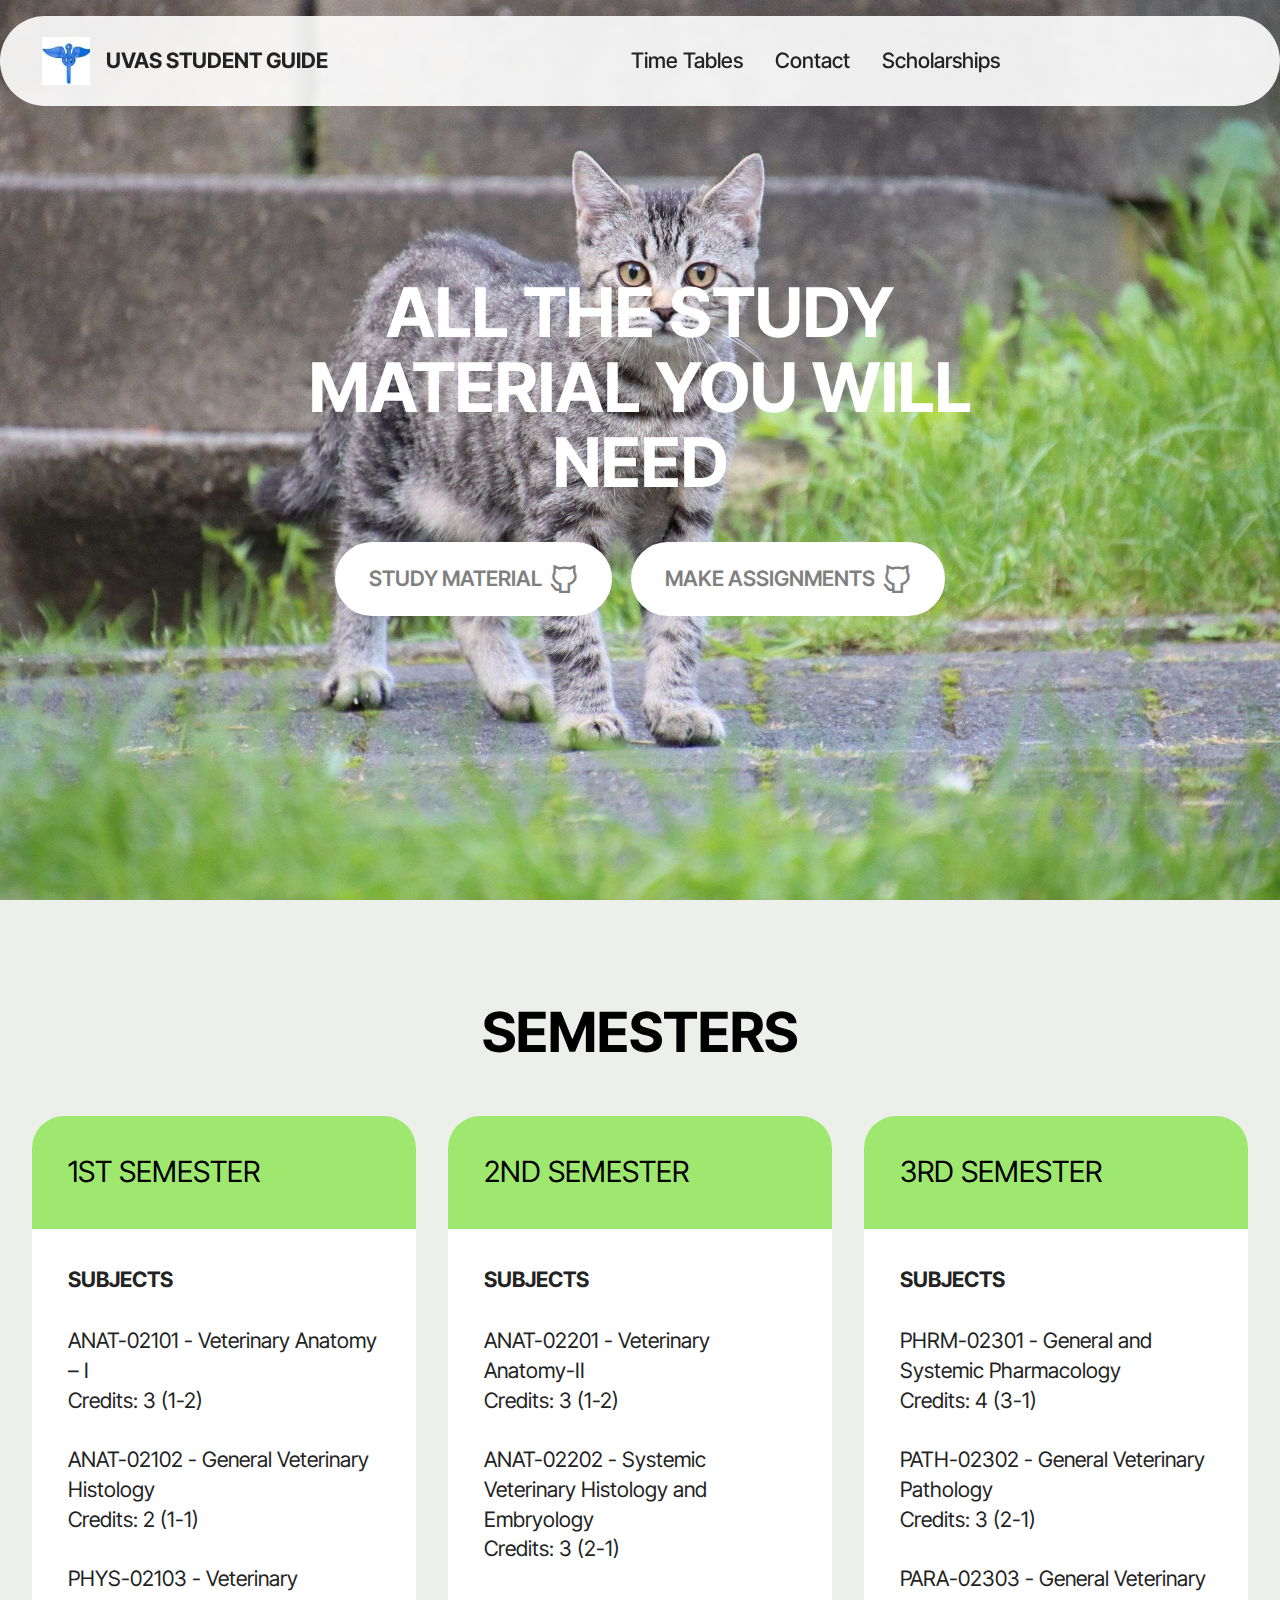
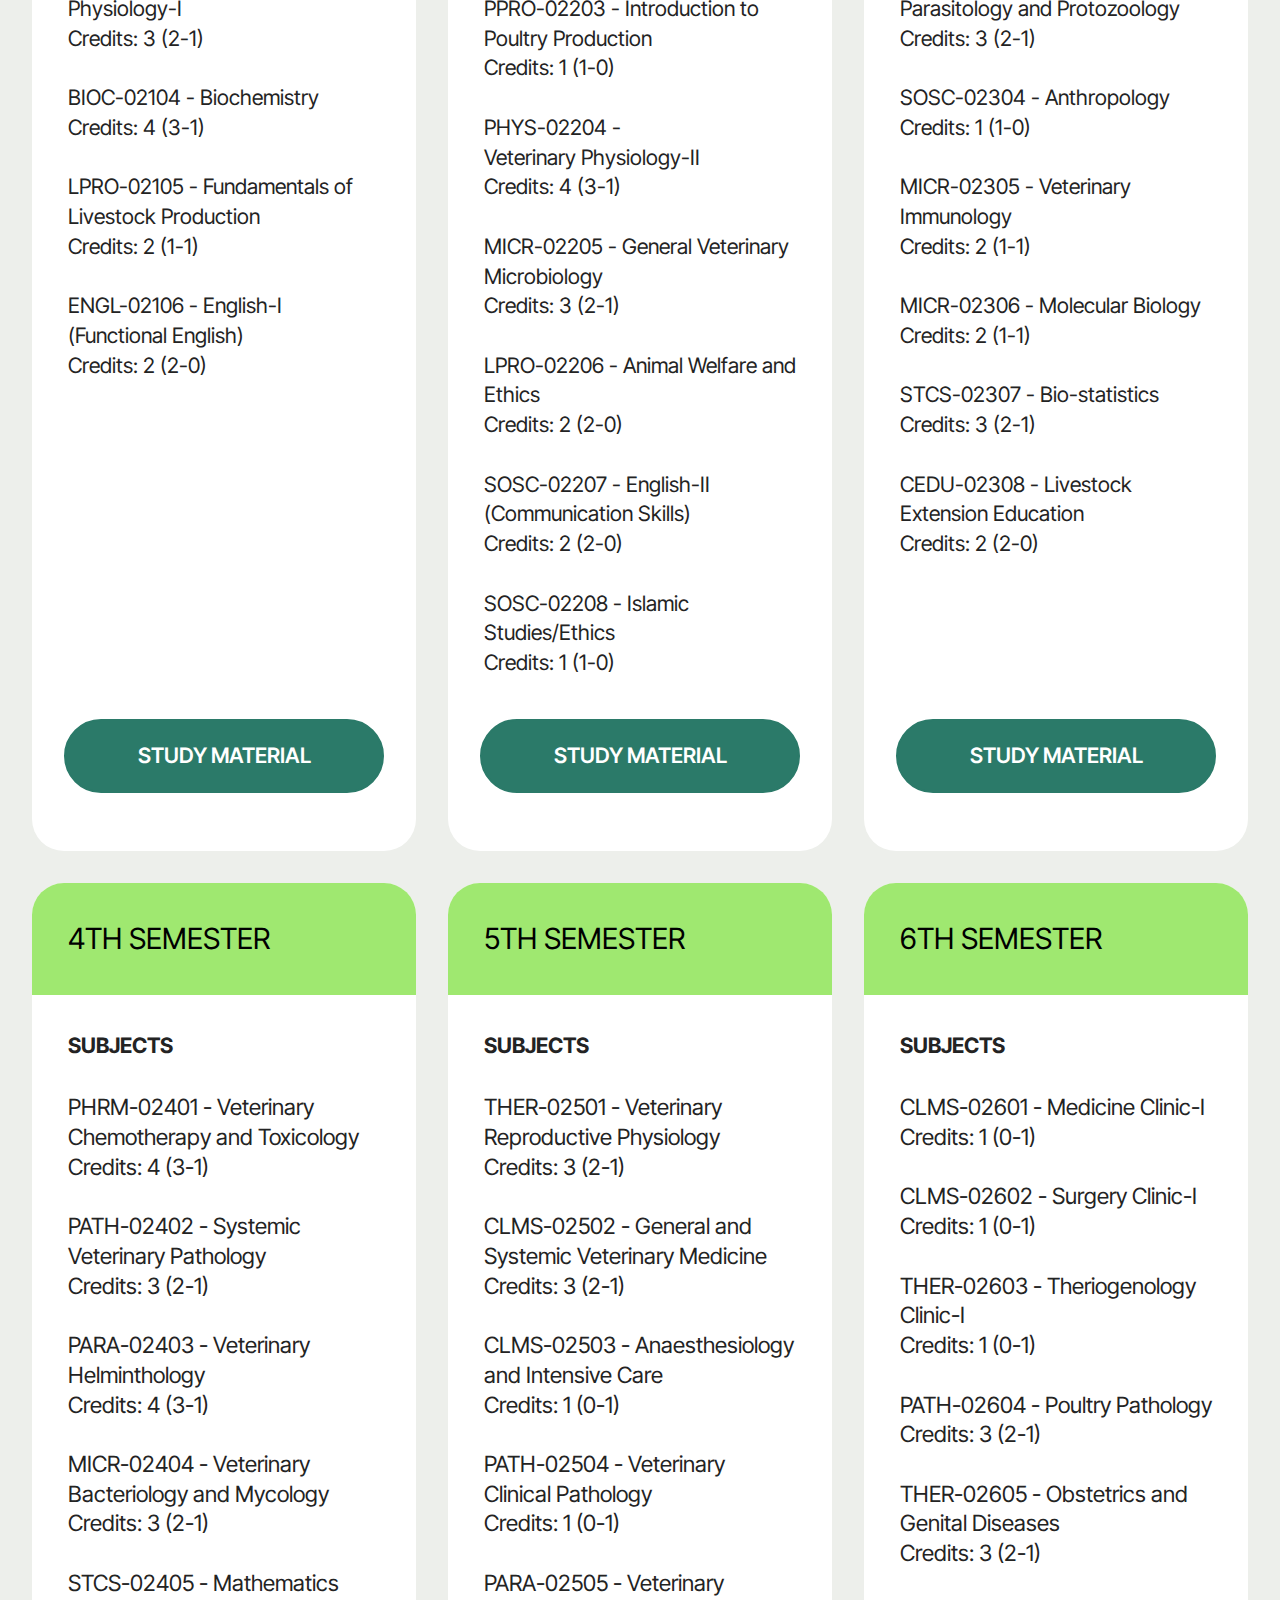
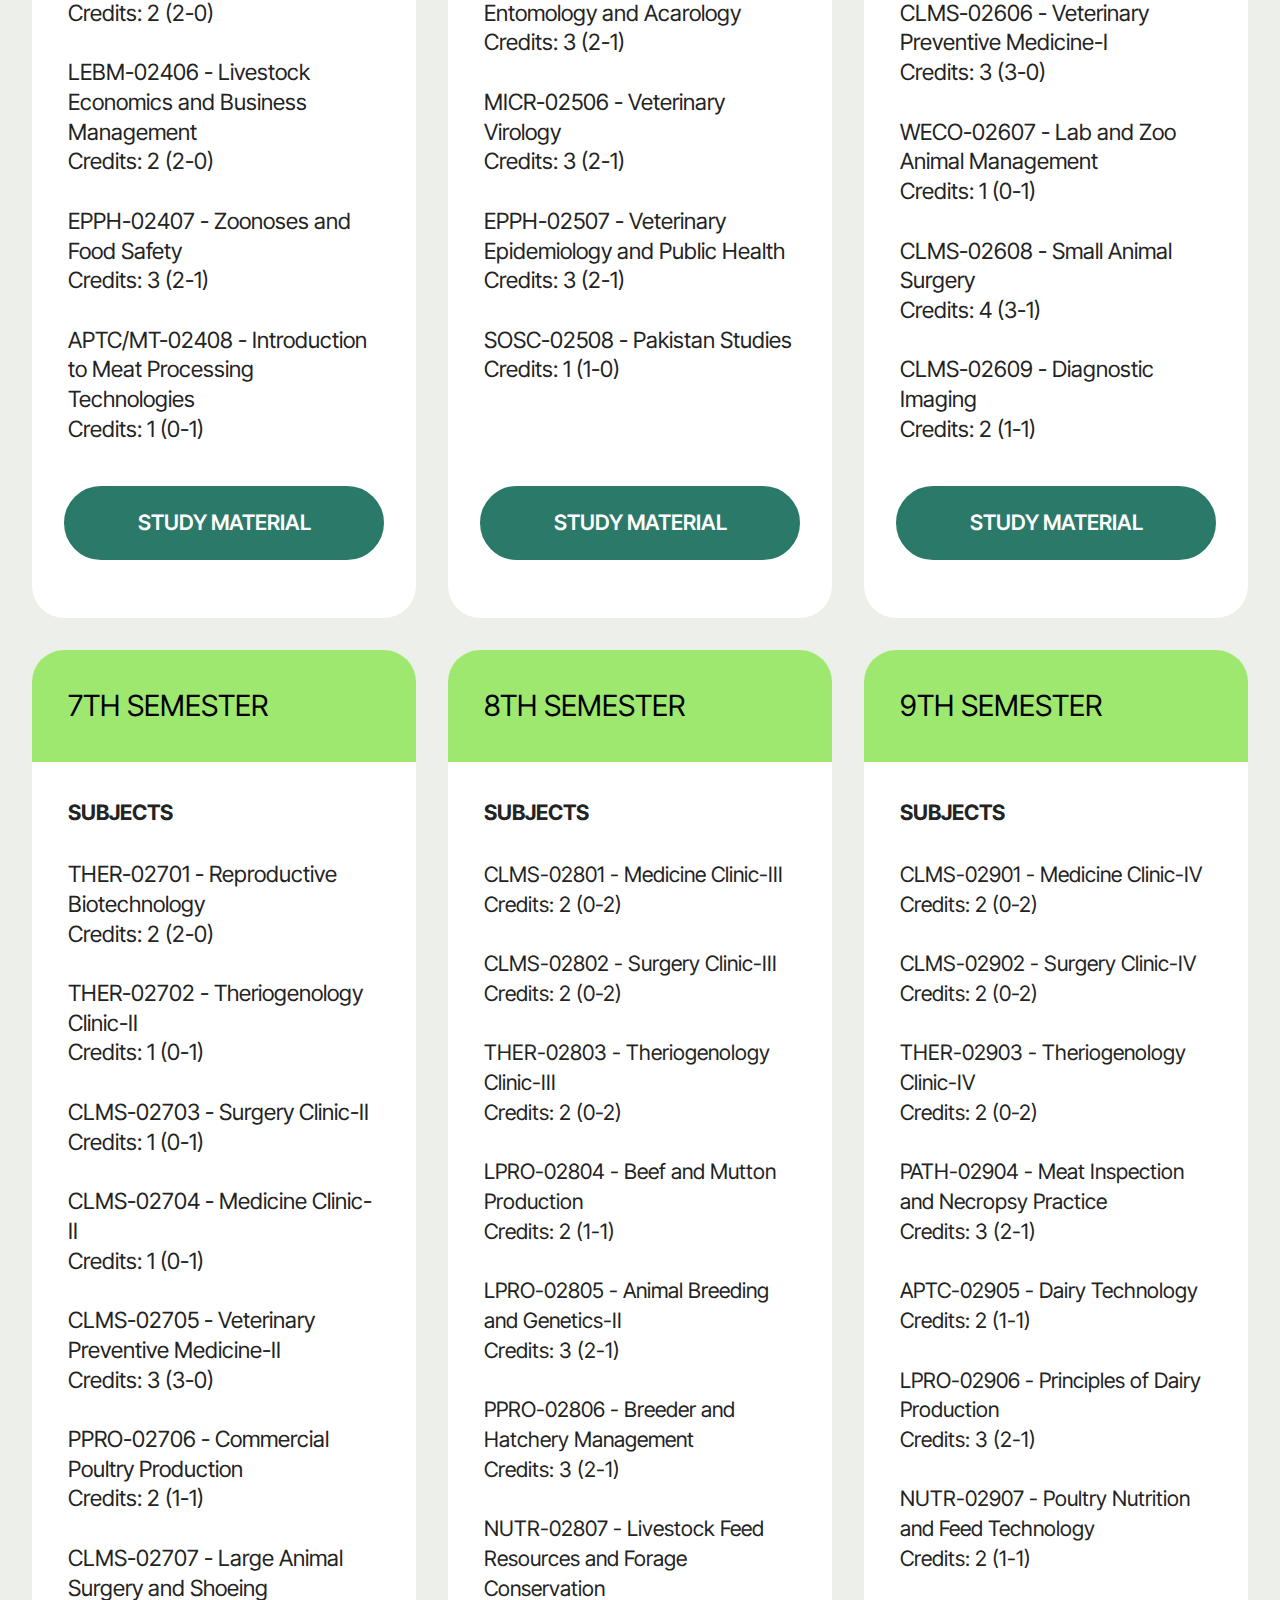
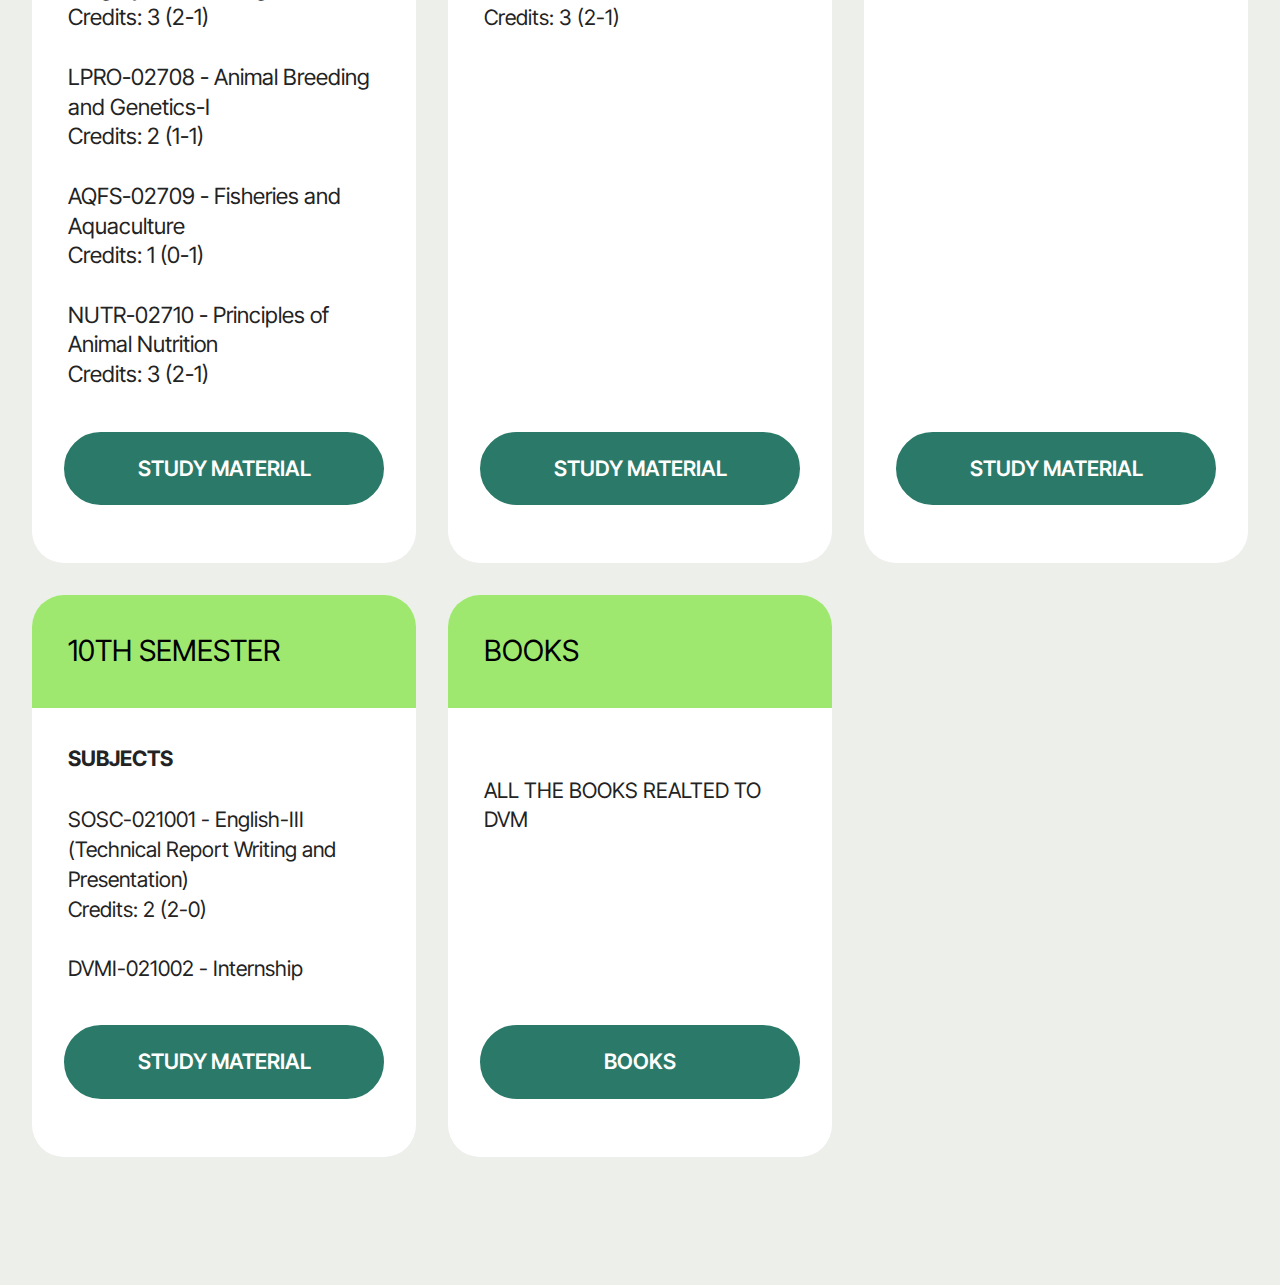
<file: index.html>
<!DOCTYPE html>
<html  >
<head>
	<!-- Google Tag Manager -->
<script>(function(w,d,s,l,i){w[l]=w[l]||[];w[l].push({'gtm.start':
new Date().getTime(),event:'gtm.js'});var f=d.getElementsByTagName(s)[0],
j=d.createElement(s),dl=l!='dataLayer'?'&l='+l:'';j.async=true;j.src=
'https://www.googletagmanager.com/gtm.js?id='+i+dl;f.parentNode.insertBefore(j,f);
})(window,document,'script','dataLayer','GTM-P3CG7HS3');</script>
<!-- End Google Tag Manager -->
  <!-- Google tag (gtag.js) -->
<script async src="https://www.googletagmanager.com/gtag/js?id=G-1J6RW30WMB"></script>
<script>
  window.dataLayer = window.dataLayer || [];
  function gtag(){dataLayer.push(arguments);}
  gtag('js', new Date());

  gtag('config', 'G-1J6RW30WMB');
</script>
  <meta charset="UTF-8">
  <meta http-equiv="X-UA-Compatible" content="IE=edge">
  <meta name="generator" content="Mobirise v5.9.18, mobirise.com">
  <meta name="viewport" content="width=device-width, initial-scale=1, minimum-scale=1">
  <link rel="shortcut icon" href="assets/images/createlogo-2024-09-05-1-128x128.png" type="image/x-icon">
  <meta name="description" content="">
  
  
  <title>Home</title>
  <link rel="stylesheet" href="assets/web/assets/mobirise-icons2/mobirise2.css">
  <link rel="stylesheet" href="assets/bootstrap/css/bootstrap.min.css">
  <link rel="stylesheet" href="assets/bootstrap/css/bootstrap-grid.min.css">
  <link rel="stylesheet" href="assets/bootstrap/css/bootstrap-reboot.min.css">
  <link rel="stylesheet" href="assets/animatecss/animate.css">
  <link rel="stylesheet" href="assets/dropdown/css/style.css">
  <link rel="stylesheet" href="assets/theme/css/style.css">
  <link rel="preload" href="https://fonts.googleapis.com/css?family=Inter+Tight:100,200,300,400,500,600,700,800,900,100i,200i,300i,400i,500i,600i,700i,800i,900i&display=swap" as="style" onload="this.onload=null;this.rel='stylesheet'">
  <noscript><link rel="stylesheet" href="https://fonts.googleapis.com/css?family=Inter+Tight:100,200,300,400,500,600,700,800,900,100i,200i,300i,400i,500i,600i,700i,800i,900i&display=swap"></noscript>
  <link rel="preload" as="style" href="assets/mobirise/css/mbr-additional.css?v=B3Xr6i"><link rel="stylesheet" href="assets/mobirise/css/mbr-additional.css?v=B3Xr6i" type="text/css">

  
  
  
</head>
<body>
  <!-- Google Tag Manager (noscript) -->
<noscript><iframe src="https://www.googletagmanager.com/ns.html?id=GTM-P3CG7HS3"
height="0" width="0" style="display:none;visibility:hidden"></iframe></noscript>
<!-- End Google Tag Manager (noscript) -->
  <section data-bs-version="5.1" class="menu menu2 cid-tJS6tZXiPa" once="menu" id="menu02-0">
	

	<nav class="navbar navbar-dropdown navbar-fixed-top navbar-expand-lg">
		<div class="container">
			<div class="navbar-brand">
				<span class="navbar-logo">
					
						<img src="assets/images/mbr-96x96.jpeg" alt="" style="height: 3rem;">
					
				</span>
				<span class="navbar-caption-wrap"><a class="navbar-caption text-black text-primary display-4" href="index.html#header05-1">UVAS STUDENT GUIDE</a></span>
			</div>
			<button class="navbar-toggler" type="button" data-toggle="collapse" data-bs-toggle="collapse" data-target="#navbarSupportedContent" data-bs-target="#navbarSupportedContent" aria-controls="navbarNavAltMarkup" aria-expanded="false" aria-label="Toggle navigation">
				<div class="hamburger">
					<span></span>
					<span></span>
					<span></span>
					<span></span>
				</div>
			</button>
			<div class="collapse navbar-collapse" id="navbarSupportedContent">
				<ul class="navbar-nav nav-dropdown nav-right" data-app-modern-menu="true"><li class="nav-item">
						<a class="nav-link link text-black text-primary display-4" href="https://uvas.edu.pk/academics/time-table/underGraduat/dvm/" target="_blank">Time Tables</a>
					</li><li class="nav-item"><a class="nav-link link text-black text-primary display-4" href="index.html#contacts02-9">Contact</a></li><li class="nav-item"><a class="nav-link link text-black text-primary display-4" href="https://uvas.edu.pk/UAFA/donors.htm" target="_blank">Scholarships</a></li></ul>
				
				
			</div>
		</div>
	</nav>
</section>

<section data-bs-version="5.1" class="header09 startm5 cid-unBLwH0rgh mbr-fullscreen" id="header09-1i">	
    
	
	
	<div class="container-fluid">
		<div class="row">
			<div class="content-wrap col-12 col-md-8">
				<h1 class="mbr-section-title mbr-fonts-style mbr-white mb-4 display-1"><strong>ALL THE STUDY MATERIAL YOU WILL NEED</strong></h1>
				
				<p class="mbr-fonts-style mbr-text mbr-white mb-4 display-7"></p>
				<div class="mbr-section-btn"><a class="btn btn-danger display-7" href="index.html#pricing03-1l"><span class="mobi-mbri mobi-mbri-github mbr-iconfont mbr-iconfont-btn"></span>STUDY MATERIAL</a> <a class="btn btn-danger display-7" href="page1.html">MAKE ASSIGNMENTS<span class="mobi-mbri mobi-mbri-github mbr-iconfont mbr-iconfont-btn"></span></a></div>
			</div>
		</div>
	</div>
</section>

<section data-bs-version="5.1" class="pricing03 cid-unGDL6bI7r" id="pricing03-1l">
  

  
  <div class="container-fluid">
    <div class="row justify-content-center">
      <div class="col-12 content-head">
        <div class="mbr-section-head mb-5">
          <h4 class="mbr-section-title mbr-fonts-style align-center mb-0 display-2"><strong>SEMESTERS</strong></h4>
          
        </div>
      </div>
    </div>
    <div class="row">
      <div class="item features-without-image col-12 col-md-6 col-lg-4 item-mb active">
        <div class="item-wrapper">
          <div class="item-head">
            <h5 class="item-title mbr-fonts-style mb-0 display-5">1ST SEMESTER</h5>
            <h6 class="item-subtitle mbr-fonts-style mb-0 display-7"></h6>
          </div>
          <div class="item-content">
            <p class="mbr-text mbr-fonts-style display-7"><strong>SUBJECTS</strong></p>
            <div class="mb-4">
            </div>
            <div class="counter-container mbr-text mbr-fonts-style display-7"><div>ANAT-02101 - Veterinary Anatomy – I</div><div>Credits: 3 (1-2)</div><div><br></div><div>ANAT-02102 - General Veterinary Histology</div><div>Credits: 2 (1-1)</div><div><br></div><div>PHYS-02103 - Veterinary Physiology-I</div><div>Credits: 3 (2-1)</div><div><br></div><div>BIOC-02104 - Biochemistry</div><div>Credits: 4 (3-1)</div><div><br></div><div>LPRO-02105 - Fundamentals of Livestock Production</div><div>Credits: 2 (1-1)</div><div><br></div><div>ENGL-02106 - English-I (Functional English)</div><div>Credits: 2 (2-0)</div></div>
          </div>
          <div class="mbr-section-btn item-footer"><a href="https://drive.google.com/drive/folders/19txleEIYyih2vsePpmhrIRsmJsdUQyCl?usp=drive_link" class="btn item-btn btn-primary display-7" target="_blank">STUDY MATERIAL</a></div>
        </div>
      </div><div class="item features-without-image col-12 col-md-6 col-lg-4 item-mb">
        <div class="item-wrapper">
          <div class="item-head">
            <h5 class="item-title mbr-fonts-style mb-0 display-5">2ND SEMESTER</h5>
            <h6 class="item-subtitle mbr-fonts-style mb-0 display-7"></h6>
          </div>
          <div class="item-content">
            <p class="mbr-text mbr-fonts-style display-7"><strong>SUBJECTS</strong></p>
            <div class="mb-4">
            </div>
            <div class="counter-container mbr-text mbr-fonts-style display-7"><div>ANAT-02201 - Veterinary Anatomy-II
</div><div>Credits: 3 (1-2)</div><div><br></div><div>
</div><div>ANAT-02202 - Systemic Veterinary Histology and Embryology
</div><div>Credits: 3 (2-1)</div><div><br></div><div>
</div><div>PPRO-02203 - Introduction to Poultry Production
</div><div>Credits: 1 (1-0)</div><div><br></div><div>
</div><div>PHYS-02204 -</div><div>Veterinary Physiology-II
</div><div>Credits: 4 (3-1)
</div><div><br></div><div>MICR-02205 - General Veterinary Microbiology
</div><div>Credits: 3 (2-1)
</div><div><br></div><div>LPRO-02206 - Animal Welfare and Ethics
</div><div>Credits: 2 (2-0)
</div><div><br></div><div>SOSC-02207 - English-II (Communication Skills)
</div><div>Credits: 2 (2-0)
</div><div><br></div><div>SOSC-02208 - Islamic Studies/Ethics
</div><div>Credits: 1 (1-0)</div><div>
</div><div>
</div><div>
</div><div>
</div><div>
</div><div>
</div><div>
</div></div>
          </div>
          <div class="mbr-section-btn item-footer"><a href="https://drive.google.com/drive/folders/1QRCiU7rcgSXxuiLABYfjw3AXaPm9VuW2?usp=drive_link" class="btn item-btn btn-primary display-7" target="_blank">STUDY MATERIAL</a></div>
        </div>
      </div><div class="item features-without-image col-12 col-md-6 col-lg-4 item-mb">
        <div class="item-wrapper">
          <div class="item-head">
            <h5 class="item-title mbr-fonts-style mb-0 display-5">3RD SEMESTER</h5>
            <h6 class="item-subtitle mbr-fonts-style mb-0 display-7"></h6>
          </div>
          <div class="item-content">
            <p class="mbr-text mbr-fonts-style display-7"><strong>SUBJECTS</strong></p>
            <div class="mb-4">
            </div>
            <div class="counter-container mbr-text mbr-fonts-style display-7">PHRM-02301 - General and Systemic Pharmacology<div>Credits: 4 (3-1)</div><div><br></div><div>PATH-02302 - General Veterinary Pathology</div><div>Credits: 3 (2-1)</div><div><br></div><div>PARA-02303 - General Veterinary Parasitology and Protozoology</div><div>Credits: 3 (2-1)</div><div><br></div><div>SOSC-02304 - Anthropology</div><div>Credits: 1 (1-0)</div><div><br></div><div>MICR-02305 - Veterinary Immunology</div><div>Credits: 2 (1-1)</div><div><br></div><div>MICR-02306 - Molecular Biology</div><div>Credits: 2 (1-1)</div><div><br></div><div>STCS-02307 - Bio-statistics</div><div>Credits: 3 (2-1)</div><div><br></div><div>CEDU-02308 - Livestock Extension Education</div><div>Credits: 2 (2-0)</div></div>
          </div>
          <div class="mbr-section-btn item-footer"><a href="https://drive.google.com/drive/folders/18xyPYHYwZIILLcst3Fcy0RbPcpjKr_vC?usp=drive_link" class="btn item-btn btn-primary display-7" target="_blank">STUDY MATERIAL</a></div>
        </div>
      </div><div class="item features-without-image col-12 col-md-6 col-lg-4 item-mb">
        <div class="item-wrapper">
          <div class="item-head">
            <h5 class="item-title mbr-fonts-style mb-0 display-5">4TH SEMESTER</h5>
            <h6 class="item-subtitle mbr-fonts-style mb-0 display-7"></h6>
          </div>
          <div class="item-content">
            <p class="mbr-text mbr-fonts-style display-7"><strong>SUBJECTS</strong></p>
            <div class="mb-4">
            </div>
            <div class="counter-container mbr-text mbr-fonts-style display-7"><div><span style="font-size: 1.4rem;">PHRM-02401 - Veterinary Chemotherapy and Toxicology</span></div><div><span style="font-size: 1.4rem;">Credits: 4 (3-1)</span></div><div><span style="font-size: 1.4rem;"><br></span></div><div><span style="font-size: 1.4rem;">PATH-02402 - Systemic Veterinary Pathology</span></div><div><span style="font-size: 1.4rem;">Credits: 3 (2-1)</span></div><div><span style="font-size: 1.4rem;"><br></span></div><div><span style="font-size: 1.4rem;">PARA-02403 - Veterinary Helminthology</span></div><div><span style="font-size: 1.4rem;">Credits: 4 (3-1)</span></div><div><span style="font-size: 1.4rem;"><br></span></div><div><span style="font-size: 1.4rem;">MICR-02404 - Veterinary Bacteriology and Mycology</span></div><div><span style="font-size: 1.4rem;">Credits: 3 (2-1)</span></div><div><span style="font-size: 1.4rem;"><br></span></div><div><span style="font-size: 1.4rem;">STCS-02405 - Mathematics</span></div><div><span style="font-size: 1.4rem;">Credits: 2 (2-0)</span></div><div><span style="font-size: 1.4rem;"><br></span></div><div><span style="font-size: 1.4rem;">LEBM-02406 - Livestock Economics and Business Management</span></div><div><span style="font-size: 1.4rem;">Credits: 2 (2-0)</span></div><div><span style="font-size: 1.4rem;"><br></span></div><div><span style="font-size: 1.4rem;">EPPH-02407 - Zoonoses and Food Safety</span></div><div><span style="font-size: 1.4rem;">Credits: 3 (2-1)</span></div><div><span style="font-size: 1.4rem;"><br></span></div><div><span style="font-size: 1.4rem;">APTC/MT-02408 - Introduction to Meat Processing Technologies</span></div><div><span style="font-size: 1.4rem;">Credits: 1 (0-1)</span></div><div>
</div><div>
</div><div>
</div><div>
</div><div>
</div></div>
          </div>
          <div class="mbr-section-btn item-footer"><a href="https://drive.google.com/drive/folders/1QdTWKeY8xtadrvLkR9TOJzaZYT2JmafD?usp=drive_link" class="btn item-btn btn-primary display-7" target="_blank">STUDY MATERIAL</a></div>
        </div>
      </div><div class="item features-without-image col-12 col-md-6 col-lg-4 item-mb">
        <div class="item-wrapper">
          <div class="item-head">
            <h5 class="item-title mbr-fonts-style mb-0 display-5">5TH SEMESTER</h5>
            <h6 class="item-subtitle mbr-fonts-style mb-0 display-7"></h6>
          </div>
          <div class="item-content">
            <p class="mbr-text mbr-fonts-style display-7"><strong>SUBJECTS</strong></p>
            <div class="mb-4">
            </div>
            <div class="counter-container mbr-text mbr-fonts-style display-7"><div><span style="font-size: 1.4rem;">THER-02501 - Veterinary Reproductive Physiology</span></div><div><span style="font-size: 1.4rem;">Credits: 3 (2-1)</span></div><div><span style="font-size: 1.4rem;"><br></span></div><div><span style="font-size: 1.4rem;">CLMS-02502 - General and Systemic Veterinary Medicine</span></div><div><span style="font-size: 1.4rem;">Credits: 3 (2-1)</span></div><div><span style="font-size: 1.4rem;"><br></span></div><div><span style="font-size: 1.4rem;">CLMS-02503 - Anaesthesiology and Intensive Care</span></div><div><span style="font-size: 1.4rem;">Credits: 1 (0-1)</span></div><div><span style="font-size: 1.4rem;"><br></span></div><div><span style="font-size: 1.4rem;">PATH-02504 - Veterinary Clinical Pathology</span></div><div><span style="font-size: 1.4rem;">Credits: 1 (0-1)</span></div><div><span style="font-size: 1.4rem;"><br></span></div><div><span style="font-size: 1.4rem;">PARA-02505 - Veterinary Entomology and Acarology</span></div><div><span style="font-size: 1.4rem;">Credits: 3 (2-1)</span></div><div><span style="font-size: 1.4rem;"><br></span></div><div><span style="font-size: 1.4rem;">MICR-02506 - Veterinary Virology</span></div><div><span style="font-size: 1.4rem;">Credits: 3 (2-1)</span></div><div><span style="font-size: 1.4rem;"><br></span></div><div><span style="font-size: 1.4rem;">EPPH-02507 - Veterinary Epidemiology and Public Health</span></div><div><span style="font-size: 1.4rem;">Credits: 3 (2-1)</span></div><div><span style="font-size: 1.4rem;"><br></span></div><div><span style="font-size: 1.4rem;">SOSC-02508 - Pakistan Studies</span></div><div><span style="font-size: 1.4rem;">Credits: 1 (1-0)</span></div><div>
</div><div>
</div><div>
</div><div>
</div><div>
</div></div>
          </div>
          <div class="mbr-section-btn item-footer"><a href="https://drive.google.com/drive/folders/1YJirLBT4MSbVQ2892SRK5YbNMdW5Evf-?usp=drive_link" class="btn item-btn btn-primary display-7" target="_blank">STUDY MATERIAL</a></div>
        </div>
      </div><div class="item features-without-image col-12 col-md-6 col-lg-4 item-mb">
        <div class="item-wrapper">
          <div class="item-head">
            <h5 class="item-title mbr-fonts-style mb-0 display-5">6TH SEMESTER</h5>
            <h6 class="item-subtitle mbr-fonts-style mb-0 display-7"></h6>
          </div>
          <div class="item-content">
            <p class="mbr-text mbr-fonts-style display-7"><strong>SUBJECTS</strong></p>
            <div class="mb-4">
            </div>
            <div class="counter-container mbr-text mbr-fonts-style display-7"><div><span style="font-size: 1.4rem;">CLMS-02601 - Medicine Clinic-I</span></div><div><span style="font-size: 1.4rem;">Credits: 1 (0-1)</span></div><div><span style="font-size: 1.4rem;"><br></span></div><div><span style="font-size: 1.4rem;">CLMS-02602 - Surgery Clinic-I</span></div><div><span style="font-size: 1.4rem;">Credits: 1 (0-1)</span></div><div><span style="font-size: 1.4rem;"><br></span></div><div><span style="font-size: 1.4rem;">THER-02603 - Theriogenology Clinic-I</span></div><div><span style="font-size: 1.4rem;">Credits: 1 (0-1)</span></div><div><span style="font-size: 1.4rem;"><br></span></div><div><span style="font-size: 1.4rem;">PATH-02604 - Poultry Pathology</span></div><div><span style="font-size: 1.4rem;">Credits: 3 (2-1)</span></div><div><span style="font-size: 1.4rem;"><br></span></div><div><span style="font-size: 1.4rem;">THER-02605 - Obstetrics and Genital Diseases</span></div><div><span style="font-size: 1.4rem;">Credits: 3 (2-1)</span></div><div><span style="font-size: 1.4rem;"><br></span></div><div><span style="font-size: 1.4rem;">CLMS-02606 - Veterinary Preventive Medicine-I</span></div><div><span style="font-size: 1.4rem;">Credits: 3 (3-0)</span></div><div><span style="font-size: 1.4rem;"><br></span></div><div><span style="font-size: 1.4rem;">WECO-02607 - Lab and Zoo Animal Management</span></div><div><span style="font-size: 1.4rem;">Credits: 1 (0-1)</span></div><div><span style="font-size: 1.4rem;"><br></span></div><div><span style="font-size: 1.4rem;">CLMS-02608 - Small Animal Surgery</span></div><div><span style="font-size: 1.4rem;">Credits: 4 (3-1)</span></div><div><span style="font-size: 1.4rem;"><br></span></div><div><span style="font-size: 1.4rem;">CLMS-02609 - Diagnostic Imaging</span></div><div><span style="font-size: 1.4rem;">Credits: 2 (1-1)</span></div><div>
</div><div>
</div><div>
</div><div>
</div><div>
</div></div>
          </div>
          <div class="mbr-section-btn item-footer"><a href="https://drive.google.com/drive/folders/1-nR2Cf6-eFV0Nh8gzu0sGswa4W8mvrXk?usp=drive_link" class="btn item-btn btn-primary display-7" target="_blank">STUDY MATERIAL</a></div>
        </div>
      </div><div class="item features-without-image col-12 col-md-6 col-lg-4 item-mb">
        <div class="item-wrapper">
          <div class="item-head">
            <h5 class="item-title mbr-fonts-style mb-0 display-5">7TH SEMESTER</h5>
            <h6 class="item-subtitle mbr-fonts-style mb-0 display-7"></h6>
          </div>
          <div class="item-content">
            <p class="mbr-text mbr-fonts-style display-7"><strong>SUBJECTS</strong></p>
            <div class="mb-4">
            </div>
            <div class="counter-container mbr-text mbr-fonts-style display-7"><div><span style="font-size: 1.4rem;">THER-02701 - Reproductive Biotechnology</span></div><div><span style="font-size: 1.4rem;">Credits: 2 (2-0)</span></div><div><span style="font-size: 1.4rem;"><br></span></div><div><span style="font-size: 1.4rem;">THER-02702 - Theriogenology Clinic-II</span></div><div><span style="font-size: 1.4rem;">Credits: 1 (0-1)</span></div><div><span style="font-size: 1.4rem;"><br></span></div><div><span style="font-size: 1.4rem;">CLMS-02703 - Surgery Clinic-II</span></div><div><span style="font-size: 1.4rem;">Credits: 1 (0-1)</span></div><div><span style="font-size: 1.4rem;"><br></span></div><div><span style="font-size: 1.4rem;">CLMS-02704 - Medicine Clinic-II</span></div><div><span style="font-size: 1.4rem;">Credits: 1 (0-1)</span></div><div><span style="font-size: 1.4rem;"><br></span></div><div><span style="font-size: 1.4rem;">CLMS-02705 - Veterinary Preventive Medicine-II</span></div><div><span style="font-size: 1.4rem;">Credits: 3 (3-0)</span></div><div><span style="font-size: 1.4rem;"><br></span></div><div><span style="font-size: 1.4rem;">PPRO-02706 - Commercial Poultry Production</span></div><div><span style="font-size: 1.4rem;">Credits: 2 (1-1)</span></div><div><span style="font-size: 1.4rem;"><br></span></div><div><span style="font-size: 1.4rem;">CLMS-02707 - Large Animal Surgery and Shoeing</span></div><div><span style="font-size: 1.4rem;">Credits: 3 (2-1)</span></div><div><span style="font-size: 1.4rem;"><br></span></div><div><span style="font-size: 1.4rem;">LPRO-02708 - Animal Breeding and Genetics-I</span></div><div><span style="font-size: 1.4rem;">Credits: 2 (1-1)</span></div><div><span style="font-size: 1.4rem;"><br></span></div><div><span style="font-size: 1.4rem;">AQFS-02709 - Fisheries and Aquaculture</span></div><div><span style="font-size: 1.4rem;">Credits: 1 (0-1)</span></div><div><span style="font-size: 1.4rem;"><br></span></div><div><span style="font-size: 1.4rem;">NUTR-02710 - Principles of Animal Nutrition</span></div><div><span style="font-size: 1.4rem;">Credits: 3 (2-1)</span></div><div>
</div><div>
</div><div>
</div><div>
</div><div>
</div></div>
          </div>
          <div class="mbr-section-btn item-footer"><a href="https://drive.google.com/drive/folders/1FDChDChcG-qUH-KqwXwnwgfMg0xz47wd?usp=drive_link" class="btn item-btn btn-primary display-7" target="_blank">STUDY MATERIAL</a></div>
        </div>
      </div><div class="item features-without-image col-12 col-md-6 col-lg-4 item-mb">
        <div class="item-wrapper">
          <div class="item-head">
            <h5 class="item-title mbr-fonts-style mb-0 display-5">8TH SEMESTER</h5>
            <h6 class="item-subtitle mbr-fonts-style mb-0 display-7"></h6>
          </div>
          <div class="item-content">
            <p class="mbr-text mbr-fonts-style display-7"><strong>SUBJECTS</strong></p>
            <div class="mb-4">
            </div>
            <div class="counter-container mbr-text mbr-fonts-style display-7">CLMS-02801 - Medicine Clinic-III<div>
</div><div>
</div><div>
</div><div>
</div><div>
</div><div>Credits: 2 (0-2)</div><div><br></div><div>CLMS-02802 - Surgery Clinic-III</div><div>Credits: 2 (0-2)</div><div><br></div><div>THER-02803 - Theriogenology Clinic-III</div><div>Credits: 2 (0-2)</div><div><br></div><div>LPRO-02804 - Beef and Mutton Production</div><div>Credits: 2 (1-1)</div><div><br></div><div>LPRO-02805 - Animal Breeding and Genetics-II</div><div>Credits: 3 (2-1)</div><div><br></div><div>PPRO-02806 - Breeder and Hatchery Management</div><div>Credits: 3 (2-1)</div><div><br></div><div>NUTR-02807 - Livestock Feed Resources and Forage Conservation</div><div>Credits: 3 (2-1)</div></div>
          </div>
          <div class="mbr-section-btn item-footer"><a href="https://drive.google.com/drive/folders/1Rk6_UzIaRxPbwL5Z1XdAzbqURud-Z6HE?usp=drive_link" class="btn item-btn btn-primary display-7" target="_blank">STUDY MATERIAL</a></div>
        </div>
      </div><div class="item features-without-image col-12 col-md-6 col-lg-4 item-mb">
        <div class="item-wrapper">
          <div class="item-head">
            <h5 class="item-title mbr-fonts-style mb-0 display-5">9TH SEMESTER</h5>
            <h6 class="item-subtitle mbr-fonts-style mb-0 display-7"></h6>
          </div>
          <div class="item-content">
            <p class="mbr-text mbr-fonts-style display-7"><strong>SUBJECTS</strong></p>
            <div class="mb-4">
            </div>
            <div class="counter-container mbr-text mbr-fonts-style display-7">CLMS-02901 - Medicine Clinic-IV<div>
</div><div>
</div><div>
</div><div>
</div><div>
</div><div>Credits: 2 (0-2)</div><div><br></div><div>CLMS-02902 - Surgery Clinic-IV</div><div>Credits: 2 (0-2)</div><div><br></div><div>THER-02903 - Theriogenology Clinic-IV</div><div>Credits: 2 (0-2)</div><div><br></div><div>PATH-02904 - Meat Inspection and Necropsy Practice</div><div>Credits: 3 (2-1)</div><div><br></div><div>APTC-02905 - Dairy Technology</div><div>Credits: 2 (1-1)</div><div><br></div><div>LPRO-02906 - Principles of Dairy Production</div><div>Credits: 3 (2-1)</div><div><br></div><div>NUTR-02907 - Poultry Nutrition and Feed Technology</div><div>Credits: 2 (1-1)</div></div>
          </div>
          <div class="mbr-section-btn item-footer"><a href="" class="btn item-btn btn-primary display-7">STUDY MATERIAL</a></div>
        </div>
      </div><div class="item features-without-image col-12 col-md-6 col-lg-4 item-mb">
        <div class="item-wrapper">
          <div class="item-head">
            <h5 class="item-title mbr-fonts-style mb-0 display-5">10TH SEMESTER</h5>
            <h6 class="item-subtitle mbr-fonts-style mb-0 display-7"></h6>
          </div>
          <div class="item-content">
            <p class="mbr-text mbr-fonts-style display-7"><strong>SUBJECTS</strong></p>
            <div class="mb-4">
            </div>
            <div class="counter-container mbr-text mbr-fonts-style display-7">SOSC-021001 - English-III (Technical Report Writing and Presentation)<div>
</div><div>
</div><div>
</div><div>
</div><div>
</div><div>Credits: 2 (2-0)</div><div><br></div><div>DVMI-021002 - Internship</div></div>
          </div>
          <div class="mbr-section-btn item-footer"><a href="" class="btn item-btn btn-primary display-7">STUDY MATERIAL</a></div>
        </div>
      </div><div class="item features-without-image col-12 col-md-6 col-lg-4 item-mb">
        <div class="item-wrapper">
          <div class="item-head">
            <h5 class="item-title mbr-fonts-style mb-0 display-5">BOOKS</h5>
            <h6 class="item-subtitle mbr-fonts-style mb-0 display-7"></h6>
          </div>
          <div class="item-content">
            <p class="mbr-text mbr-fonts-style display-7"></p>
            <div class="mb-4">
            </div>
            <div class="counter-container mbr-text mbr-fonts-style display-7">ALL THE BOOKS REALTED TO DVM</div>
          </div>
          <div class="mbr-section-btn item-footer"><a href="https://drive.google.com/drive/folders/1Ws1Jjj4Pedk397KJY3fGHelrOktBA9jM?usp=drive_link" class="btn item-btn btn-primary display-7" target="_blank">BOOKS</a></div>
        </div>
      </div>
      
      
    </div>
  </div>

  </body>
</html>
</file>
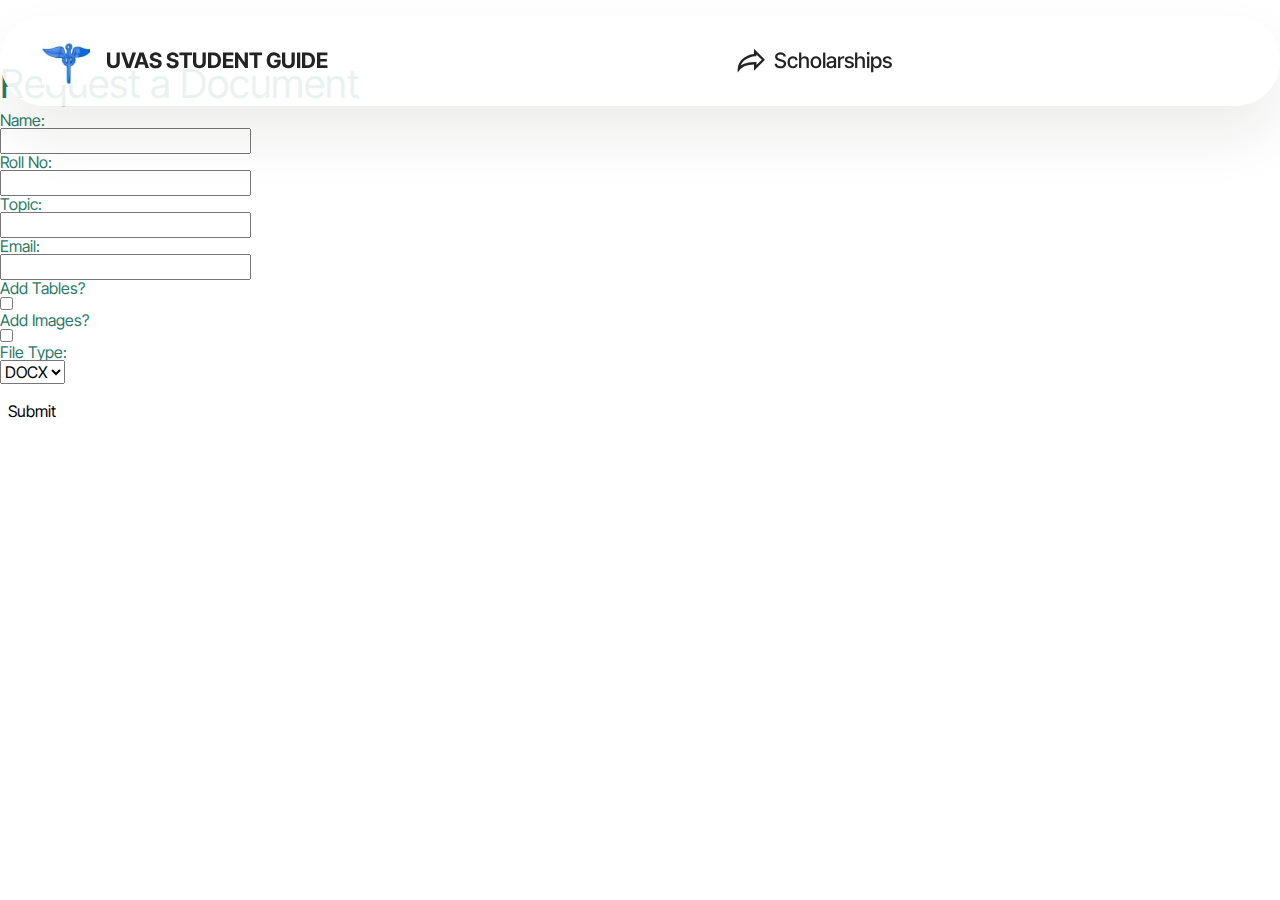
<file: page1.html>
<!DOCTYPE html>
<html  >
<head>
  
  <meta charset="UTF-8">
  <meta http-equiv="X-UA-Compatible" content="IE=edge">
  <meta name="generator" content="Mobirise v5.9.18, mobirise.com">
  <meta name="viewport" content="width=device-width, initial-scale=1, minimum-scale=1">
  <link rel="shortcut icon" href="assets/images/createlogo-2024-09-05-1-128x128.png" type="image/x-icon">
  <meta name="description" content="">
  
  
  <title>Page 1</title>
  <link rel="stylesheet" href="assets/web/assets/mobirise-icons2/mobirise2.css">
  <link rel="stylesheet" href="assets/bootstrap/css/bootstrap.min.css">
  <link rel="stylesheet" href="assets/bootstrap/css/bootstrap-grid.min.css">
  <link rel="stylesheet" href="assets/bootstrap/css/bootstrap-reboot.min.css">
  <link rel="stylesheet" href="assets/animatecss/animate.css">
  <link rel="stylesheet" href="assets/dropdown/css/style.css">
  <link rel="stylesheet" href="assets/theme/css/style.css">
  <link rel="preload" href="https://fonts.googleapis.com/css?family=Inter+Tight:100,200,300,400,500,600,700,800,900,100i,200i,300i,400i,500i,600i,700i,800i,900i&display=swap" as="style" onload="this.onload=null;this.rel='stylesheet'">
  <noscript><link rel="stylesheet" href="https://fonts.googleapis.com/css?family=Inter+Tight:100,200,300,400,500,600,700,800,900,100i,200i,300i,400i,500i,600i,700i,800i,900i&display=swap"></noscript>
  <link rel="preload" as="style" href="assets/mobirise/css/mbr-additional.css?v=EIOTKC"><link rel="stylesheet" href="assets/mobirise/css/mbr-additional.css?v=EIOTKC" type="text/css">

  
  
  
</head>
<body>
  
  <section data-bs-version="5.1" class="menu menu2 cid-tJS6tZXiPa" once="menu" id="menu02-1n">
	

	<nav class="navbar navbar-dropdown navbar-fixed-top navbar-expand-lg">
		<div class="container">
			<div class="navbar-brand">
				<span class="navbar-logo">
					
						<img src="assets/images/mbr-96x96.jpeg" alt="" style="height: 3rem;">
					
				</span>
				<span class="navbar-caption-wrap"><a class="navbar-caption text-black text-primary display-4" href="index.html">UVAS STUDENT GUIDE</a></span>
			</div>
			<button class="navbar-toggler" type="button" data-toggle="collapse" data-bs-toggle="collapse" data-target="#navbarSupportedContent" data-bs-target="#navbarSupportedContent" aria-controls="navbarNavAltMarkup" aria-expanded="false" aria-label="Toggle navigation">
				<div class="hamburger">
					<span></span>
					<span></span>
					<span></span>
					<span></span>
				</div>
			</button>
			<div class="collapse navbar-collapse" id="navbarSupportedContent">
				<ul class="navbar-nav nav-dropdown nav-right" data-app-modern-menu="true"><li class="nav-item"><a class="nav-link link text-black text-primary display-4" href="https://uvas.edu.pk/UAFA/donors.htm" target="_blank"><span class="mobi-mbri mobi-mbri-share mbr-iconfont mbr-iconfont-btn"></span>Scholarships</a></li></ul>
				
				
			</div>
		</div>
	</nav>
</section><section class="display-7" style="padding: 0;align-items: center;justify-content: center;flex-wrap: wrap;    align-content: center;display: flex;position: relative;height: 4rem;"><a href="https://mobiri.se/3415602" style="flex: 1 1;height: 4rem;position: absolute;width: 100%;z-index: 1;"><img alt="" style="height: 4rem;" src="[data-uri]"></a><p style="margin: 0;text-align: center;" class="display-7">&#8204;</p><a style="z-index:1" href=bsite/a></section><script src="assets/bootstrap/js/bootstrap.bundle.min.js"></script>  <script src="assets/smoothscroll/smooth-scroll.js"></script>  <script src="assets/ytplayer/index.js"></script>  <script src="assets/dropdown/js/navbar-dropdown.js"></script>  <script src="assets/theme/js/script.js"></script>  
  
  
  <input name="animation" type="hidden">
  </body>
<!DOCTYPE html>
<html lang="en">
<head>
    <meta charset="UTF-8">
    <meta name="viewport" content="width=device-width, initial-scale=1.0">
    <title>Document Request Form</title>
</head>
<body>
    <h1>Request a Document</h1>
    <form id="requestForm">
        <label>Name:</label><br>
        <input type="text" name="name" required><br>
        <label>Roll No:</label><br>
        <input type="text" name="roll" required><br>
        <label>Topic:</label><br>
        <input type="text" name="topic" required><br>
        <label>Email:</label><br>
        <input type="email" name="gmail" required><br>
        <label>Add Tables?</label><br>
        <input type="checkbox" name="addTables"><br>
        <label>Add Images?</label><br>
        <input type="checkbox" name="addImage"><br>
        <label>File Type:</label><br>
        <select name="fileType" required>
            <option value="docx">DOCX</option>
            <option value="ppt">PPT</option>
        </select><br><br>
        <button type="submit">Submit</button>
    </form>
    <div id="responseMessage"></div>
    <script>
        const form = document.getElementById('requestForm');
        form.addEventListener('submit', async (event) => {
            event.preventDefault();

            const formData = new FormData(form);
            const payload = Object.fromEntries(formData.entries());

            const response = await fetch('/api/submit', {
                method: 'POST',
                headers: {
                    'Content-Type': 'application/json',
                },
                body: JSON.stringify(payload),
            });

            const result = await response.json();
            document.getElementById('responseMessage').innerText = result.message || result.error;
        });
    </script>
</body>
</html>
</file>
<file: assets/web/assets/mobirise-icons2/mobirise2.css>
@font-face {
  font-family: 'Moririse2';
  font-display: swap;
  src:  url('mobirise2.eot?f2bix4');
  src:  url('mobirise2.eot?f2bix4#iefix') format('embedded-opentype'),
    url('mobirise2.ttf?f2bix4') format('truetype'),
    url('mobirise2.woff?f2bix4') format('woff'),
    url('mobirise2.svg?f2bix4#mobirise2') format('svg');
  font-weight: normal;
  font-style: normal;
}

[class^="mobi-"], [class*=" mobi-"] {
  /* use !important to prevent issues with browser extensions that change fonts */
  font-family: 'Moririse2' !important;
  speak: none;
  font-style: normal;
  font-weight: normal;
  font-variant: normal;
  text-transform: none;
  line-height: 1;

  /* Better Font Rendering =========== */
  -webkit-font-smoothing: antialiased;
  -moz-osx-font-smoothing: grayscale;
}

.mobi-mbri-add-submenu:before {
  content: "\e900";
}
.mobi-mbri-alert:before {
  content: "\e901";
}
.mobi-mbri-align-center:before {
  content: "\e902";
}
.mobi-mbri-align-justify:before {
  content: "\e903";
}
.mobi-mbri-align-left:before {
  content: "\e904";
}
.mobi-mbri-align-right:before {
  content: "\e905";
}
.mobi-mbri-android:before {
  content: "\e906";
}
.mobi-mbri-apple:before {
  content: "\e907";
}
.mobi-mbri-arrow-down:before {
  content: "\e908";
}
.mobi-mbri-arrow-next:before {
  content: "\e909";
}
.mobi-mbri-arrow-prev:before {
  content: "\e90a";
}
.mobi-mbri-arrow-up:before {
  content: "\e90b";
}
.mobi-mbri-bold:before {
  content: "\e90c";
}
.mobi-mbri-bookmark:before {
  content: "\e90d";
}
.mobi-mbri-bootstrap:before {
  content: "\e90e";
}
.mobi-mbri-briefcase:before {
  content: "\e90f";
}
.mobi-mbri-browse:before {
  content: "\e910";
}
.mobi-mbri-bulleted-list:before {
  content: "\e911";
}
.mobi-mbri-calendar:before {
  content: "\e912";
}
.mobi-mbri-camera:before {
  content: "\e913";
}
.mobi-mbri-cart-add:before {
  content: "\e914";
}
.mobi-mbri-cart-full:before {
  content: "\e915";
}
.mobi-mbri-cash:before {
  content: "\e916";
}
.mobi-mbri-change-style:before {
  content: "\e917";
}
.mobi-mbri-chat:before {
  content: "\e918";
}
.mobi-mbri-clock:before {
  content: "\e919";
}
.mobi-mbri-close:before {
  content: "\e91a";
}
.mobi-mbri-cloud:before {
  content: "\e91b";
}
.mobi-mbri-code:before {
  content: "\e91c";
}
.mobi-mbri-contact-form:before {
  content: "\e91d";
}
.mobi-mbri-credit-card:before {
  content: "\e91e";
}
.mobi-mbri-cursor-click:before {
  content: "\e91f";
}
.mobi-mbri-cust-feedback:before {
  content: "\e920";
}
.mobi-mbri-database:before {
  content: "\e921";
}
.mobi-mbri-delivery:before {
  content: "\e922";
}
.mobi-mbri-desktop:before {
  content: "\e923";
}
.mobi-mbri-devices:before {
  content: "\e924";
}
.mobi-mbri-down:before {
  content: "\e925";
}
.mobi-mbri-download-2:before {
  content: "\e926";
}
.mobi-mbri-download:before {
  content: "\e927";
}
.mobi-mbri-drag-n-drop-2:before {
  content: "\e928";
}
.mobi-mbri-drag-n-drop:before {
  content: "\e929";
}
.mobi-mbri-edit-2:before {
  content: "\e92a";
}
.mobi-mbri-edit:before {
  content: "\e92b";
}
.mobi-mbri-error:before {
  content: "\e92c";
}
.mobi-mbri-extension:before {
  content: "\e92d";
}
.mobi-mbri-features:before {
  content: "\e92e";
}
.mobi-mbri-file:before {
  content: "\e92f";
}
.mobi-mbri-flag:before {
  content: "\e930";
}
.mobi-mbri-folder:before {
  content: "\e931";
}
.mobi-mbri-gift:before {
  content: "\e932";
}
.mobi-mbri-github:before {
  content: "\e933";
}
.mobi-mbri-globe-2:before {
  content: "\e934";
}
.mobi-mbri-globe:before {
  content: "\e935";
}
.mobi-mbri-growing-chart:before {
  content: "\e936";
}
.mobi-mbri-hearth:before {
  content: "\e937";
}
.mobi-mbri-help:before {
  content: "\e938";
}
.mobi-mbri-home:before {
  content: "\e939";
}
.mobi-mbri-hot-cup:before {
  content: "\e93a";
}
.mobi-mbri-idea:before {
  content: "\e93b";
}
.mobi-mbri-image-gallery:before {
  content: "\e93c";
}
.mobi-mbri-image-slider:before {
  content: "\e93d";
}
.mobi-mbri-info:before {
  content: "\e93e";
}
.mobi-mbri-italic:before {
  content: "\e93f";
}
.mobi-mbri-key:before {
  content: "\e940";
}
.mobi-mbri-laptop:before {
  content: "\e941";
}
.mobi-mbri-layers:before {
  content: "\e942";
}
.mobi-mbri-left-right:before {
  content: "\e943";
}
.mobi-mbri-left:before {
  content: "\e944";
}
.mobi-mbri-letter:before {
  content: "\e945";
}
.mobi-mbri-like:before {
  content: "\e946";
}
.mobi-mbri-link:before {
  content: "\e947";
}
.mobi-mbri-lock:before {
  content: "\e948";
}
.mobi-mbri-login:before {
  content: "\e949";
}
.mobi-mbri-logout:before {
  content: "\e94a";
}
.mobi-mbri-magic-stick:before {
  content: "\e94b";
}
.mobi-mbri-map-pin:before {
  content: "\e94c";
}
.mobi-mbri-menu:before {
  content: "\e94d";
}
.mobi-mbri-mobile-2:before {
  content: "\e94e";
}
.mobi-mbri-mobile-horizontal:before {
  content: "\e94f";
}
.mobi-mbri-mobile:before {
  content: "\e950";
}
.mobi-mbri-mobirise:before {
  content: "\e951";
}
.mobi-mbri-more-horizontal:before {
  content: "\e952";
}
.mobi-mbri-more-vertical:before {
  content: "\e953";
}
.mobi-mbri-music:before {
  content: "\e954";
}
.mobi-mbri-new-file:before {
  content: "\e955";
}
.mobi-mbri-numbered-list:before {
  content: "\e956";
}
.mobi-mbri-opened-folder:before {
  content: "\e957";
}
.mobi-mbri-pages:before {
  content: "\e958";
}
.mobi-mbri-paper-plane:before {
  content: "\e959";
}
.mobi-mbri-paperclip:before {
  content: "\e95a";
}
.mobi-mbri-phone:before {
  content: "\e95b";
}
.mobi-mbri-photo:before {
  content: "\e95c";
}
.mobi-mbri-photos:before {
  content: "\e95d";
}
.mobi-mbri-pin:before {
  content: "\e95e";
}
.mobi-mbri-play:before {
  content: "\e95f";
}
.mobi-mbri-plus:before {
  content: "\e960";
}
.mobi-mbri-preview:before {
  content: "\e961";
}
.mobi-mbri-print:before {
  content: "\e962";
}
.mobi-mbri-protect:before {
  content: "\e963";
}
.mobi-mbri-question:before {
  content: "\e964";
}
.mobi-mbri-quote-left:before {
  content: "\e965";
}
.mobi-mbri-quote-right:before {
  content: "\e966";
}
.mobi-mbri-redo:before {
  content: "\e967";
}
.mobi-mbri-refresh:before {
  content: "\e968";
}
.mobi-mbri-responsive-2:before {
  content: "\e969";
}
.mobi-mbri-responsive:before {
  content: "\e96a";
}
.mobi-mbri-right:before {
  content: "\e96b";
}
.mobi-mbri-rocket:before {
  content: "\e96c";
}
.mobi-mbri-sad-face:before {
  content: "\e96d";
}
.mobi-mbri-sale:before {
  content: "\e96e";
}
.mobi-mbri-save:before {
  content: "\e96f";
}
.mobi-mbri-search:before {
  content: "\e970";
}
.mobi-mbri-setting-2:before {
  content: "\e971";
}
.mobi-mbri-setting-3:before {
  content: "\e972";
}
.mobi-mbri-setting:before {
  content: "\e973";
}
.mobi-mbri-share:before {
  content: "\e974";
}
.mobi-mbri-shopping-bag:before {
  content: "\e975";
}
.mobi-mbri-shopping-basket:before {
  content: "\e976";
}
.mobi-mbri-shopping-cart:before {
  content: "\e977";
}
.mobi-mbri-sites:before {
  content: "\e978";
}
.mobi-mbri-smile-face:before {
  content: "\e979";
}
.mobi-mbri-speed:before {
  content: "\e97a";
}
.mobi-mbri-star:before {
  content: "\e97b";
}
.mobi-mbri-success:before {
  content: "\e97c";
}
.mobi-mbri-sun:before {
  content: "\e97d";
}
.mobi-mbri-sun2:before {
  content: "\e97e";
}
.mobi-mbri-tablet-vertical:before {
  content: "\e97f";
}
.mobi-mbri-tablet:before {
  content: "\e980";
}
.mobi-mbri-target:before {
  content: "\e981";
}
.mobi-mbri-timer:before {
  content: "\e982";
}
.mobi-mbri-to-ftp:before {
  content: "\e983";
}
.mobi-mbri-to-local-drive:before {
  content: "\e984";
}
.mobi-mbri-touch-swipe:before {
  content: "\e985";
}
.mobi-mbri-touch:before {
  content: "\e986";
}
.mobi-mbri-trash:before {
  content: "\e987";
}
.mobi-mbri-underline:before {
  content: "\e988";
}
.mobi-mbri-undo:before {
  content: "\e989";
}
.mobi-mbri-unlink:before {
  content: "\e98a";
}
.mobi-mbri-unlock:before {
  content: "\e98b";
}
.mobi-mbri-up-down:before {
  content: "\e98c";
}
.mobi-mbri-up:before {
  content: "\e98d";
}
.mobi-mbri-update:before {
  content: "\e98e";
}
.mobi-mbri-upload-2:before {
  content: "\e98f";
}
.mobi-mbri-upload:before {
  content: "\e990";
}
.mobi-mbri-user-2:before {
  content: "\e991";
}
.mobi-mbri-user:before {
  content: "\e992";
}
.mobi-mbri-users:before {
  content: "\e993";
}
.mobi-mbri-video-play:before {
  content: "\e994";
}
.mobi-mbri-video:before {
  content: "\e995";
}
.mobi-mbri-watch:before {
  content: "\e996";
}
.mobi-mbri-website-theme-2:before {
  content: "\e997";
}
.mobi-mbri-website-theme:before {
  content: "\e998";
}
.mobi-mbri-wifi:before {
  content: "\e999";
}
.mobi-mbri-windows:before {
  content: "\e99a";
}
.mobi-mbri-zoom-in:before {
  content: "\e99b";
}
.mobi-mbri-zoom-out:before {
  content: "\e99c";
}
</file>
<file: assets/dropdown/css/style.css>
.navbar-dropdown {
  left: 0;
  padding: 0;
  position: absolute;
  right: 0;
  top: 0;
  transition: all 0.45s ease;
  z-index: 1030;
  background: #282828; }
  .navbar-dropdown .navbar-logo {
    margin-right: 0.8rem;
    transition: margin 0.3s ease-in-out;
    vertical-align: middle; }
    .navbar-dropdown .navbar-logo img {
      height: 3.125rem;
      transition: all 0.3s ease-in-out; }
    .navbar-dropdown .navbar-logo.mbr-iconfont {
      font-size: 3.125rem;
      line-height: 3.125rem; }
  .navbar-dropdown .navbar-caption {
    font-weight: 700;
    white-space: normal;
    vertical-align: -4px;
    line-height: 3.125rem !important; }
    .navbar-dropdown .navbar-caption, .navbar-dropdown .navbar-caption:hover {
      color: inherit;
      text-decoration: none; }
  .navbar-dropdown .mbr-iconfont + .navbar-caption {
    vertical-align: -1px; }
  .navbar-dropdown.navbar-fixed-top {
    position: fixed; }
  .navbar-dropdown .navbar-brand span {
    vertical-align: -4px; }
  .navbar-dropdown.bg-color.transparent {
    background: none; }
  .navbar-dropdown.navbar-short .navbar-brand {
    padding: 0.625rem 0; }
    .navbar-dropdown.navbar-short .navbar-brand span {
      vertical-align: -1px; }
  .navbar-dropdown.navbar-short .navbar-caption {
    line-height: 2.375rem !important;
    vertical-align: -2px; }
  .navbar-dropdown.navbar-short .navbar-logo {
    margin-right: 0.5rem; }
    .navbar-dropdown.navbar-short .navbar-logo img {
      height: 2.375rem; }
    .navbar-dropdown.navbar-short .navbar-logo.mbr-iconfont {
      font-size: 2.375rem;
      line-height: 2.375rem; }
  .navbar-dropdown.navbar-short .mbr-table-cell {
    height: 3.625rem; }
  .navbar-dropdown .navbar-close {
    left: 0.6875rem;
    position: fixed;
    top: 0.75rem;
    z-index: 1000; }
  .navbar-dropdown .hamburger-icon {
    content: "";
    display: inline-block;
    vertical-align: middle;
    width: 16px;
    -webkit-box-shadow: 0 -6px 0 1px #282828,0 0 0 1px #282828,0 6px 0 1px #282828;
    -moz-box-shadow: 0 -6px 0 1px #282828,0 0 0 1px #282828,0 6px 0 1px #282828;
    box-shadow: 0 -6px 0 1px #282828,0 0 0 1px #282828,0 6px 0 1px #282828; }

.dropdown-menu .dropdown-toggle[data-toggle="dropdown-submenu"]::after {
  border-bottom: 0.35em solid transparent;
  border-left: 0.35em solid;
  border-right: 0;
  border-top: 0.35em solid transparent;
  margin-left: 0.3rem; }

.dropdown-menu .dropdown-item:focus {
  outline: 0; }

.nav-dropdown {
  font-size: 0.75rem;
  font-weight: 500;
  height: auto !important; }
  .nav-dropdown .nav-btn {
    padding-left: 1rem; }
  .nav-dropdown .link {
    margin: .667em 1.667em;
    font-weight: 500;
    padding: 0;
    transition: color .2s ease-in-out; }
    .nav-dropdown .link.dropdown-toggle {
      margin-right: 2.583em; }
      .nav-dropdown .link.dropdown-toggle::after {
        margin-left: .25rem;
        border-top: 0.35em solid;
        border-right: 0.35em solid transparent;
        border-left: 0.35em solid transparent;
        border-bottom: 0; }
      .nav-dropdown .link.dropdown-toggle[aria-expanded="true"] {
        margin: 0;
        padding: 0.667em 3.263em  0.667em 1.667em; }
  .nav-dropdown .link::after,
  .nav-dropdown .dropdown-item::after {
    color: inherit; }
  .nav-dropdown .btn {
    font-size: 0.75rem;
    font-weight: 700;
    letter-spacing: 0;
    margin-bottom: 0;
    padding-left: 1.25rem;
    padding-right: 1.25rem; }
  .nav-dropdown .dropdown-menu {
    border-radius: 0;
    border: 0;
    left: 0;
    margin: 0;
    padding-bottom: 1.25rem;
    padding-top: 1.25rem;
    position: relative; }
  .nav-dropdown .dropdown-submenu {
    margin-left: 0.125rem;
    top: 0; }
  .nav-dropdown .dropdown-item {
    font-weight: 500;
    line-height: 2;
    padding: 0.3846em 4.615em 0.3846em 1.5385em;
    position: relative;
    transition: color .2s ease-in-out, background-color .2s ease-in-out; }
    .nav-dropdown .dropdown-item::after {
      margin-top: -0.3077em;
      position: absolute;
      right: 1.1538em;
      top: 50%; }
    .nav-dropdown .dropdown-item:focus, .nav-dropdown .dropdown-item:hover {
      background: none; }

@media (max-width: 767px) {
  .nav-dropdown.navbar-toggleable-sm {
    bottom: 0;
    display: none;
    left: 0;
    overflow-x: hidden;
    position: fixed;
    top: 0;
    transform: translateX(-100%);
    -ms-transform: translateX(-100%);
    -webkit-transform: translateX(-100%);
    width: 18.75rem;
    z-index: 999; } }
.nav-dropdown.navbar-toggleable-xl {
  bottom: 0;
  display: none;
  left: 0;
  overflow-x: hidden;
  position: fixed;
  top: 0;
  transform: translateX(-100%);
  -ms-transform: translateX(-100%);
  -webkit-transform: translateX(-100%);
  width: 18.75rem;
  z-index: 999; }

.nav-dropdown-sm {
  display: block !important;
  overflow-x: hidden;
  overflow: auto;
  padding-top: 3.875rem; }
  .nav-dropdown-sm::after {
    content: "";
    display: block;
    height: 3rem;
    width: 100%; }
  .nav-dropdown-sm.collapse.in ~ .navbar-close {
    display: block !important; }
  .nav-dropdown-sm.collapsing, .nav-dropdown-sm.collapse.in {
    transform: translateX(0);
    -ms-transform: translateX(0);
    -webkit-transform: translateX(0);
    transition: all 0.25s ease-out;
    -webkit-transition: all 0.25s ease-out;
    background: #282828; }
  .nav-dropdown-sm.collapsing[aria-expanded="false"] {
    transform: translateX(-100%);
    -ms-transform: translateX(-100%);
    -webkit-transform: translateX(-100%); }
  .nav-dropdown-sm .nav-item {
    display: block;
    margin-left: 0 !important;
    padding-left: 0; }
  .nav-dropdown-sm .link,
  .nav-dropdown-sm .dropdown-item {
    border-top: 1px dotted rgba(255, 255, 255, 0.1);
    font-size: 0.8125rem;
    line-height: 1.6;
    margin: 0 !important;
    padding: 0.875rem 2.4rem 0.875rem 1.5625rem !important;
    position: relative;
    white-space: normal; }
    .nav-dropdown-sm .link:focus, .nav-dropdown-sm .link:hover,
    .nav-dropdown-sm .dropdown-item:focus,
    .nav-dropdown-sm .dropdown-item:hover {
      background: rgba(0, 0, 0, 0.2) !important;
      color: #c0a375; }
  .nav-dropdown-sm .nav-btn {
    position: relative;
    padding: 1.5625rem 1.5625rem 0 1.5625rem; }
    .nav-dropdown-sm .nav-btn::before {
      border-top: 1px dotted rgba(255, 255, 255, 0.1);
      content: "";
      left: 0;
      position: absolute;
      top: 0;
      width: 100%; }
    .nav-dropdown-sm .nav-btn + .nav-btn {
      padding-top: 0.625rem; }
      .nav-dropdown-sm .nav-btn + .nav-btn::before {
        display: none; }
  .nav-dropdown-sm .btn {
    padding: 0.625rem 0; }
  .nav-dropdown-sm .dropdown-toggle[data-toggle="dropdown-submenu"]::after {
    margin-left: .25rem;
    border-top: 0.35em solid;
    border-right: 0.35em solid transparent;
    border-left: 0.35em solid transparent;
    border-bottom: 0; }
  .nav-dropdown-sm .dropdown-toggle[data-toggle="dropdown-submenu"][aria-expanded="true"]::after {
    border-top: 0;
    border-right: 0.35em solid transparent;
    border-left: 0.35em solid transparent;
    border-bottom: 0.35em solid; }
  .nav-dropdown-sm .dropdown-menu {
    margin: 0;
    padding: 0;
    position: relative;
    top: 0;
    left: 0;
    width: 100%;
    border: 0;
    float: none;
    border-radius: 0;
    background: none; }
  .nav-dropdown-sm .dropdown-submenu {
    left: 100%;
    margin-left: 0.125rem;
    margin-top: -1.25rem;
    top: 0; }

.navbar-toggleable-sm .nav-dropdown .dropdown-menu {
  position: absolute; }

.navbar-toggleable-sm .nav-dropdown .dropdown-submenu {
  left: 100%;
  margin-left: 0.125rem;
  margin-top: -1.25rem;
  top: 0; }

.navbar-toggleable-sm.opened .nav-dropdown .dropdown-menu {
  position: relative; }

.navbar-toggleable-sm.opened .nav-dropdown .dropdown-submenu {
  left: 0;
  margin-left: 00rem;
  margin-top: 0rem;
  top: 0; }

.is-builder .nav-dropdown.collapsing {
  transition: none !important; }
</file>
<file: assets/theme/css/style.css>
@charset "UTF-8";
section {
  background-color: #ffffff;
}

body {
  font-style: normal;
  line-height: 1.5;
  font-weight: 400;
  color: #232323;
  position: relative;
}

button {
  background-color: transparent;
  border-color: transparent;
}

.embla__button,
.carousel-control {
  background-color: #edefea !important;
  opacity: 0.8 !important;
  color: #464845 !important;
  border-color: #edefea !important;
}

.carousel .close,
.modalWindow .close {
  background-color: #edefea !important;
  color: #464845 !important;
  border-color: #edefea !important;
  opacity: 0.8 !important;
}

.carousel .close:hover,
.modalWindow .close:hover {
  opacity: 1 !important;
}

.carousel-indicators li {
  background-color: #edefea !important;
  border: 2px solid #464845 !important;
}

.carousel-indicators li:hover,
.carousel-indicators li:active {
  opacity: 0.8 !important;
}

.embla__button:hover,
.carousel-control:hover {
  background-color: #edefea !important;
  opacity: 1 !important;
}

.modalWindow-video-container {
  height: 80%;
}

section,
.container,
.container-fluid {
  position: relative;
  word-wrap: break-word;
}

a.mbr-iconfont:hover {
  text-decoration: none;
}

.article .lead p,
.article .lead ul,
.article .lead ol,
.article .lead pre,
.article .lead blockquote {
  margin-bottom: 0;
}

a {
  font-style: normal;
  font-weight: 400;
  cursor: pointer;
}
a, a:hover {
  text-decoration: none;
}

.mbr-section-title {
  font-style: normal;
  line-height: 1.3;
}

.mbr-section-subtitle {
  line-height: 1.3;
}

.mbr-text {
  font-style: normal;
  line-height: 1.7;
}

h1,
h2,
h3,
h4,
h5,
h6,
.display-1,
.display-2,
.display-4,
.display-5,
.display-7,
span,
p,
a {
  line-height: 1;
  word-break: break-word;
  word-wrap: break-word;
  font-weight: 400;
}

b,
strong {
  font-weight: bold;
}

input:-webkit-autofill, input:-webkit-autofill:hover, input:-webkit-autofill:focus, input:-webkit-autofill:active {
  transition-delay: 9999s;
  -webkit-transition-property: background-color, color;
  transition-property: background-color, color;
}

textarea[type=hidden] {
  display: none;
}

section {
  background-position: 50% 50%;
  background-repeat: no-repeat;
  background-size: cover;
}
section .mbr-background-video,
section .mbr-background-video-preview {
  position: absolute;
  bottom: 0;
  left: 0;
  right: 0;
  top: 0;
}

.hidden {
  visibility: hidden;
}

.mbr-z-index20 {
  z-index: 20;
}

/*! Base colors */
.mbr-white {
  color: #ffffff;
}

.mbr-black {
  color: #111111;
}

.mbr-bg-white {
  background-color: #ffffff;
}

.mbr-bg-black {
  background-color: #000000;
}

/*! Text-aligns */
.align-left {
  text-align: left;
}

.align-center {
  text-align: center;
}

.align-right {
  text-align: right;
}

/*! Font-weight  */
.mbr-light {
  font-weight: 300;
}

.mbr-regular {
  font-weight: 400;
}

.mbr-semibold {
  font-weight: 500;
}

.mbr-bold {
  font-weight: 700;
}

/*! Media  */
.media-content {
  flex-basis: 100%;
}

.media-container-row {
  display: flex;
  flex-direction: row;
  flex-wrap: wrap;
  justify-content: center;
  align-content: center;
  align-items: start;
}
.media-container-row .media-size-item {
  width: 400px;
}

.media-container-column {
  display: flex;
  flex-direction: column;
  flex-wrap: wrap;
  justify-content: center;
  align-content: center;
  align-items: stretch;
}
.media-container-column > * {
  width: 100%;
}

@media (min-width: 992px) {
  .media-container-row {
    flex-wrap: nowrap;
  }
}
figure {
  margin-bottom: 0;
  overflow: hidden;
}

figure[mbr-media-size] {
  transition: width 0.1s;
}

img,
iframe {
  display: block;
  width: 100%;
}

.card {
  background-color: transparent;
  border: none;
}

.card-box {
  width: 100%;
}

.card-img {
  text-align: center;
  flex-shrink: 0;
  -webkit-flex-shrink: 0;
}

.media {
  max-width: 100%;
  margin: 0 auto;
}

.mbr-figure {
  align-self: center;
}

.media-container > div {
  max-width: 100%;
}

.mbr-figure img,
.card-img img {
  width: 100%;
}

@media (max-width: 991px) {
  .media-size-item {
    width: auto !important;
  }
  .media {
    width: auto;
  }
  .mbr-figure {
    width: 100% !important;
  }
}
/*! Buttons */
.mbr-section-btn {
  margin-left: -0.6rem;
  margin-right: -0.6rem;
  font-size: 0;
}

.btn {
  font-weight: 600;
  border-width: 1px;
  font-style: normal;
  margin: 0.6rem 0.6rem;
  white-space: normal;
  transition: all 0.2s ease-in-out;
  display: inline-flex;
  align-items: center;
  justify-content: center;
  word-break: break-word;
}

.btn-sm {
  font-weight: 600;
  letter-spacing: 0px;
  transition: all 0.3s ease-in-out;
}

.btn-md {
  font-weight: 600;
  letter-spacing: 0px;
  transition: all 0.3s ease-in-out;
}

.btn-lg {
  font-weight: 600;
  letter-spacing: 0px;
  transition: all 0.3s ease-in-out;
}

.btn-form {
  margin: 0;
}
.btn-form:hover {
  cursor: pointer;
}

nav .mbr-section-btn {
  margin-left: 0rem;
  margin-right: 0rem;
}

/*! Btn icon margin */
.btn .mbr-iconfont,
.btn.btn-sm .mbr-iconfont {
  order: 1;
  cursor: pointer;
  margin-left: 0.5rem;
  vertical-align: sub;
}

.btn.btn-md .mbr-iconfont,
.btn.btn-md .mbr-iconfont {
  margin-left: 0.8rem;
}

.mbr-regular {
  font-weight: 400;
}

.mbr-semibold {
  font-weight: 500;
}

.mbr-bold {
  font-weight: 700;
}

[type=submit] {
  -webkit-appearance: none;
}

/*! Full-screen */
.mbr-fullscreen .mbr-overlay {
  min-height: 100vh;
}

.mbr-fullscreen {
  display: flex;
  display: -moz-flex;
  display: -ms-flex;
  display: -o-flex;
  align-items: center;
  min-height: 100vh;
  padding-top: 3rem;
  padding-bottom: 3rem;
}

/*! Map */
.map {
  height: 25rem;
  position: relative;
}
.map iframe {
  width: 100%;
  height: 100%;
}

/*! Scroll to top arrow */
.mbr-arrow-up {
  bottom: 25px;
  right: 90px;
  position: fixed;
  text-align: right;
  z-index: 5000;
  color: #ffffff;
  font-size: 22px;
}

.mbr-arrow-up a {
  background: rgba(0, 0, 0, 0.2);
  border-radius: 50%;
  color: #fff;
  display: inline-block;
  height: 60px;
  width: 60px;
  border: 2px solid #fff;
  outline-style: none !important;
  position: relative;
  text-decoration: none;
  transition: all 0.3s ease-in-out;
  cursor: pointer;
  text-align: center;
}
.mbr-arrow-up a:hover {
  background-color: rgba(0, 0, 0, 0.4);
}
.mbr-arrow-up a i {
  line-height: 60px;
}

.mbr-arrow-up-icon {
  display: block;
  color: #fff;
}

.mbr-arrow-up-icon::before {
  content: "›";
  display: inline-block;
  font-family: serif;
  font-size: 22px;
  line-height: 1;
  font-style: normal;
  position: relative;
  top: 6px;
  left: -4px;
  transform: rotate(-90deg);
}

/*! Arrow Down */
.mbr-arrow {
  position: absolute;
  bottom: 45px;
  left: 50%;
  width: 60px;
  height: 60px;
  cursor: pointer;
  background-color: rgba(80, 80, 80, 0.5);
  border-radius: 50%;
  transform: translateX(-50%);
}
@media (max-width: 767px) {
  .mbr-arrow {
    display: none;
  }
}
.mbr-arrow > a {
  display: inline-block;
  text-decoration: none;
  outline-style: none;
  animation: arrowdown 1.7s ease-in-out infinite;
  color: #ffffff;
}
.mbr-arrow > a > i {
  position: absolute;
  top: -2px;
  left: 15px;
  font-size: 2rem;
}

#scrollToTop a i::before {
  content: "";
  position: absolute;
  display: block;
  border-bottom: 2.5px solid #fff;
  border-left: 2.5px solid #fff;
  width: 27.8%;
  height: 27.8%;
  left: 50%;
  top: 51%;
  transform: translateY(-30%) translateX(-50%) rotate(135deg);
}

@keyframes arrowdown {
  0% {
    transform: translateY(0px);
  }
  50% {
    transform: translateY(-5px);
  }
  100% {
    transform: translateY(0px);
  }
}
@media (max-width: 500px) {
  .mbr-arrow-up {
    left: 0;
    right: 0;
    text-align: center;
  }
}
/*Gradients animation*/
@keyframes gradient-animation {
  from {
    background-position: 0% 100%;
    animation-timing-function: ease-in-out;
  }
  to {
    background-position: 100% 0%;
    animation-timing-function: ease-in-out;
  }
}
.bg-gradient {
  background-size: 200% 200%;
  animation: gradient-animation 5s infinite alternate;
  -webkit-animation: gradient-animation 5s infinite alternate;
}

.menu .navbar-brand {
  display: -webkit-flex;
}
.menu .navbar-brand span {
  display: flex;
  display: -webkit-flex;
}
.menu .navbar-brand .navbar-caption-wrap {
  display: -webkit-flex;
}
.menu .navbar-brand .navbar-logo img {
  display: -webkit-flex;
  width: auto;
}
@media (min-width: 768px) and (max-width: 991px) {
  .menu .navbar-toggleable-sm .navbar-nav {
    display: -ms-flexbox;
  }
}
@media (max-width: 991px) {
  .menu .navbar-collapse {
    max-height: 93.5vh;
  }
  .menu .navbar-collapse.show {
    overflow: auto;
  }
}
@media (min-width: 992px) {
  .menu .navbar-nav.nav-dropdown {
    display: -webkit-flex;
  }
  .menu .navbar-toggleable-sm .navbar-collapse {
    display: -webkit-flex !important;
  }
  .menu .collapsed .navbar-collapse {
    max-height: 93.5vh;
  }
  .menu .collapsed .navbar-collapse.show {
    overflow: auto;
  }
}
@media (max-width: 767px) {
  .menu .navbar-collapse {
    max-height: 80vh;
  }
}

.nav-link .mbr-iconfont {
  margin-right: 0.5rem;
}

.navbar {
  display: -webkit-flex;
  -webkit-flex-wrap: wrap;
  -webkit-align-items: center;
  -webkit-justify-content: space-between;
}

.navbar-collapse {
  -webkit-flex-basis: 100%;
  -webkit-flex-grow: 1;
  -webkit-align-items: center;
}

.nav-dropdown .link {
  padding: 0.667em 1.667em !important;
  margin: 0 !important;
}

.nav {
  display: -webkit-flex;
  -webkit-flex-wrap: wrap;
}

.row {
  display: -webkit-flex;
  -webkit-flex-wrap: wrap;
}

.justify-content-center {
  -webkit-justify-content: center;
}

.form-inline {
  display: -webkit-flex;
}

.card-wrapper {
  -webkit-flex: 1;
}

.carousel-control {
  z-index: 10;
  display: -webkit-flex;
}

.carousel-controls {
  display: -webkit-flex;
}

.media {
  display: -webkit-flex;
}

.form-group:focus {
  outline: none;
}

.jq-selectbox__select {
  padding: 7px 0;
  position: relative;
}

.jq-selectbox__dropdown {
  overflow: hidden;
  border-radius: 10px;
  position: absolute;
  top: 100%;
  left: 0 !important;
  width: 100% !important;
}

.jq-selectbox__trigger-arrow {
  right: 0;
  transform: translateY(-50%);
}

.jq-selectbox li {
  padding: 1.07em 0.5em;
}

input[type=range] {
  padding-left: 0 !important;
  padding-right: 0 !important;
}

.modal-dialog,
.modal-content {
  height: 100%;
}

.modal-dialog .carousel-inner {
  height: calc(100vh - 1.75rem);
}
@media (max-width: 575px) {
  .modal-dialog .carousel-inner {
    height: calc(100vh - 1rem);
  }
}

.carousel-item {
  text-align: center;
}

.carousel-item img {
  margin: auto;
}

.navbar-toggler {
  align-self: flex-start;
  padding: 0.25rem 0.75rem;
  font-size: 1.25rem;
  line-height: 1;
  background: transparent;
  border: 1px solid transparent;
  border-radius: 0.25rem;
}

.navbar-toggler:focus,
.navbar-toggler:hover {
  text-decoration: none;
  box-shadow: none;
}

.navbar-toggler-icon {
  display: inline-block;
  width: 1.5em;
  height: 1.5em;
  vertical-align: middle;
  content: "";
  background: no-repeat center center;
  background-size: 100% 100%;
}

.navbar-toggler-left {
  position: absolute;
  left: 1rem;
}

.navbar-toggler-right {
  position: absolute;
  right: 1rem;
}

.card-img {
  width: auto;
}

.menu .navbar.collapsed:not(.beta-menu) {
  flex-direction: column;
}

.carousel-item.active,
.carousel-item-next,
.carousel-item-prev {
  display: flex;
}

.note-air-layout .dropup .dropdown-menu,
.note-air-layout .navbar-fixed-bottom .dropdown .dropdown-menu {
  bottom: initial !important;
}

html,
body {
  height: auto;
  min-height: 100vh;
}

.dropup .dropdown-toggle::after {
  display: none;
}

.form-asterisk {
  font-family: initial;
  position: absolute;
  top: -2px;
  font-weight: normal;
}

.form-control-label {
  position: relative;
  cursor: pointer;
  margin-bottom: 0.357em;
  padding: 0;
}

.alert {
  color: #ffffff;
  border-radius: 0;
  border: 0;
  font-size: 1.1rem;
  line-height: 1.5;
  margin-bottom: 1.875rem;
  padding: 1.25rem;
  position: relative;
  text-align: center;
}
.alert.alert-form::after {
  background-color: inherit;
  bottom: -7px;
  content: "";
  display: block;
  height: 14px;
  left: 50%;
  margin-left: -7px;
  position: absolute;
  transform: rotate(45deg);
  width: 14px;
}

.form-control {
  background-color: #ffffff;
  background-clip: border-box;
  color: #232323;
  line-height: 1rem !important;
  height: auto;
  padding: 1.2rem 2rem;
  transition: border-color 0.25s ease 0s;
  border: 1px solid transparent !important;
  border-radius: 4px;
  box-shadow: rgba(0, 0, 0, 0.07) 0px 1px 1px 0px, rgba(0, 0, 0, 0.07) 0px 1px 3px 0px, rgba(0, 0, 0, 0.03) 0px 0px 0px 1px;
}
.form-active .form-control:invalid {
  border-color: red;
}

.row > * {
  padding-right: 1rem;
  padding-left: 1rem;
}

form .row {
  margin-left: -0.6rem;
  margin-right: -0.6rem;
}
form .row [class*=col] {
  padding-left: 0.6rem;
  padding-right: 0.6rem;
}

form .mbr-section-btn {
  padding-left: 0.6rem;
  padding-right: 0.6rem;
}

form .form-check-input {
  margin-top: 0.5;
}

textarea.form-control {
  line-height: 1.5rem !important;
}

.form-group {
  margin-bottom: 1.2rem;
}

.form-control,
form .btn {
  min-height: 48px;
}

.gdpr-block label span.textGDPR input[name=gdpr] {
  top: 7px;
}

.form-control:focus {
  box-shadow: none;
}

:focus {
  outline: none;
}

.mbr-overlay {
  background-color: #000;
  bottom: 0;
  left: 0;
  opacity: 0.5;
  position: absolute;
  right: 0;
  top: 0;
  z-index: 0;
  pointer-events: none;
}

blockquote {
  font-style: italic;
  padding: 3rem;
  font-size: 1.09rem;
  position: relative;
  border-left: 3px solid;
}

ul,
ol,
pre,
blockquote {
  margin-bottom: 2.3125rem;
}

.mt-4 {
  margin-top: 2rem !important;
}

.mb-4 {
  margin-bottom: 2rem !important;
}

.container,
.container-fluid {
  padding-left: 16px;
  padding-right: 16px;
}

.row {
  margin-left: -16px;
  margin-right: -16px;
}
.row > [class*=col] {
  padding-left: 16px;
  padding-right: 16px;
}

@media (min-width: 992px) {
  .container-fluid {
    padding-left: 32px;
    padding-right: 32px;
  }
}
@media (max-width: 991px) {
  .mbr-container {
    padding-left: 16px;
    padding-right: 16px;
  }
}
.app-video-wrapper > img {
  opacity: 1;
}

.app-video-wrapper {
  background: transparent;
}

.item {
  position: relative;
}

.dropdown-menu .dropdown-menu {
  left: 100%;
}

.dropdown-item + .dropdown-menu {
  display: none;
}

.dropdown-item:hover + .dropdown-menu,
.dropdown-menu:hover {
  display: block;
}

@media (min-aspect-ratio: 16/9) {
  .mbr-video-foreground {
    height: 300% !important;
    top: -100% !important;
  }
}
@media (max-aspect-ratio: 16/9) {
  .mbr-video-foreground {
    width: 300% !important;
    left: -100% !important;
  }
}.engine {
	position: absolute;
	text-indent: -2400px;
	text-align: center;
	padding: 0;
	top: 0;
	left: -2400px;
}
</file>
<file: assets/mobirise/css/mbr-additional.css>
.btn {
  border-width: 2px;
}
img,
.card-wrap,
.card-wrapper,
.video-wrapper,
.mbr-figure iframe,
.google-map iframe,
.slide-content,
.plan,
.card,
.item-wrapper {
  border-radius: 2rem !important;
}
.video-wrapper {
  overflow: hidden;
}
body {
  font-family: Inter Tight;
}
.display-1 {
  font-family: 'Inter Tight', sans-serif;
  font-size: 5rem;
  line-height: 1;
}
.display-1 > .mbr-iconfont {
  font-size: 6.25rem;
}
.display-2 {
  font-family: 'Inter Tight', sans-serif;
  font-size: 4rem;
  line-height: 1;
}
.display-2 > .mbr-iconfont {
  font-size: 5rem;
}
.display-4 {
  font-family: 'Inter Tight', sans-serif;
  font-size: 1.4rem;
  line-height: 1.5;
}
.display-4 > .mbr-iconfont {
  font-size: 1.75rem;
}
.display-5 {
  font-family: 'Inter Tight', sans-serif;
  font-size: 2rem;
  line-height: 1.5;
}
.display-5 > .mbr-iconfont {
  font-size: 2.5rem;
}
.display-7 {
  font-family: 'Inter Tight', sans-serif;
  font-size: 1.4rem;
  line-height: 1.3;
}
.display-7 > .mbr-iconfont {
  font-size: 1.75rem;
}
/* ---- Fluid typography for mobile devices ---- */
/* 1.4 - font scale ratio ( bootstrap == 1.42857 ) */
/* 100vw - current viewport width */
/* (48 - 20)  48 == 48rem == 768px, 20 == 20rem == 320px(minimal supported viewport) */
/* 0.65 - min scale variable, may vary */
@media (max-width: 992px) {
  .display-1 {
    font-size: 4rem;
  }
}
@media (max-width: 768px) {
  .display-1 {
    font-size: 3.5rem;
    font-size: calc( 2.4rem + (5 - 2.4) * ((100vw - 20rem) / (48 - 20)));
    line-height: calc( 1.1 * (2.4rem + (5 - 2.4) * ((100vw - 20rem) / (48 - 20))));
  }
  .display-2 {
    font-size: 3.2rem;
    font-size: calc( 2.05rem + (4 - 2.05) * ((100vw - 20rem) / (48 - 20)));
    line-height: calc( 1.3 * (2.05rem + (4 - 2.05) * ((100vw - 20rem) / (48 - 20))));
  }
  .display-4 {
    font-size: 1.12rem;
    font-size: calc( 1.14rem + (1.4 - 1.14) * ((100vw - 20rem) / (48 - 20)));
    line-height: calc( 1.4 * (1.14rem + (1.4 - 1.14) * ((100vw - 20rem) / (48 - 20))));
  }
  .display-5 {
    font-size: 1.6rem;
    font-size: calc( 1.35rem + (2 - 1.35) * ((100vw - 20rem) / (48 - 20)));
    line-height: calc( 1.4 * (1.35rem + (2 - 1.35) * ((100vw - 20rem) / (48 - 20))));
  }
  .display-7 {
    font-size: 1.12rem;
    font-size: calc( 1.14rem + (1.4 - 1.14) * ((100vw - 20rem) / (48 - 20)));
    line-height: calc( 1.4 * (1.14rem + (1.4 - 1.14) * ((100vw - 20rem) / (48 - 20))));
  }
}
@media (min-width: 992px) and (max-width: 1400px) {
  .display-1 {
    font-size: 3.5rem;
    font-size: calc( 2.4rem + (5 - 2.4) * ((100vw - 62rem) / (87 - 62)));
    line-height: calc( 1.1 * (2.4rem + (5 - 2.4) * ((100vw - 62rem) / (87 - 62))));
  }
  .display-2 {
    font-size: 3.2rem;
    font-size: calc( 2.05rem + (4 - 2.05) * ((100vw - 62rem) / (87 - 62)));
    line-height: calc( 1.3 * (2.05rem + (4 - 2.05) * ((100vw - 62rem) / (87 - 62))));
  }
  .display-4 {
    font-size: 1.12rem;
    font-size: calc( 1.14rem + (1.4 - 1.14) * ((100vw - 62rem) / (87 - 62)));
    line-height: calc( 1.4 * (1.14rem + (1.4 - 1.14) * ((100vw - 62rem) / (87 - 62))));
  }
  .display-5 {
    font-size: 1.6rem;
    font-size: calc( 1.35rem + (2 - 1.35) * ((100vw - 62rem) / (87 - 62)));
    line-height: calc( 1.4 * (1.35rem + (2 - 1.35) * ((100vw - 62rem) / (87 - 62))));
  }
  .display-7 {
    font-size: 1.12rem;
    font-size: calc( 1.14rem + (1.4 - 1.14) * ((100vw - 62rem) / (87 - 62)));
    line-height: calc( 1.4 * (1.14rem + (1.4 - 1.14) * ((100vw - 62rem) / (87 - 62))));
  }
}
/* Buttons */
.btn {
  padding: 1.25rem 2rem;
  border-radius: 4px;
}
@media (max-width: 767px) {
  .btn {
    padding: 0.75rem 1.5rem;
  }
}
.btn-sm {
  padding: 0.6rem 1.2rem;
  border-radius: 4px;
}
.btn-md {
  padding: 0.6rem 1.2rem;
  border-radius: 4px;
}
.btn-lg {
  padding: 1.25rem 2rem;
  border-radius: 4px;
}
.bg-primary {
  background-color: #2b7a69 !important;
}
.bg-success {
  background-color: #3a341c !important;
}
.bg-info {
  background-color: #320707 !important;
}
.bg-warning {
  background-color: #a0e2e1 !important;
}
.bg-danger {
  background-color: #ffffff !important;
}
.btn-primary,
.btn-primary:active {
  background-color: #2b7a69 !important;
  border-color: #2b7a69 !important;
  color: #ffffff !important;
  box-shadow: none;
}
.btn-primary:hover,
.btn-primary:focus,
.btn-primary.focus,
.btn-primary.active {
  color: inherit;
  background-color: #38a089 !important;
  border-color: #38a089 !important;
  box-shadow: none;
}
.btn-primary.disabled,
.btn-primary:disabled {
  color: #ffffff !important;
  background-color: #38a089 !important;
  border-color: #38a089 !important;
}
.btn-secondary,
.btn-secondary:active {
  background-color: #ffd7ef !important;
  border-color: #ffd7ef !important;
  color: #d70081 !important;
  box-shadow: none;
}
.btn-secondary:hover,
.btn-secondary:focus,
.btn-secondary.focus,
.btn-secondary.active {
  color: inherit;
  background-color: #ffffff !important;
  border-color: #ffffff !important;
  box-shadow: none;
}
.btn-secondary.disabled,
.btn-secondary:disabled {
  color: #d70081 !important;
  background-color: #ffffff !important;
  border-color: #ffffff !important;
}
.btn-info,
.btn-info:active {
  background-color: #320707 !important;
  border-color: #320707 !important;
  color: #ffffff !important;
  box-shadow: none;
}
.btn-info:hover,
.btn-info:focus,
.btn-info.focus,
.btn-info.active {
  color: inherit;
  background-color: #5f0d0d !important;
  border-color: #5f0d0d !important;
  box-shadow: none;
}
.btn-info.disabled,
.btn-info:disabled {
  color: #ffffff !important;
  background-color: #5f0d0d !important;
  border-color: #5f0d0d !important;
}
.btn-success,
.btn-success:active {
  background-color: #3a341c !important;
  border-color: #3a341c !important;
  color: #ffffff !important;
  box-shadow: none;
}
.btn-success:hover,
.btn-success:focus,
.btn-success.focus,
.btn-success.active {
  color: inherit;
  background-color: #5c532d !important;
  border-color: #5c532d !important;
  box-shadow: none;
}
.btn-success.disabled,
.btn-success:disabled {
  color: #ffffff !important;
  background-color: #5c532d !important;
  border-color: #5c532d !important;
}
.btn-warning,
.btn-warning:active {
  background-color: #a0e2e1 !important;
  border-color: #a0e2e1 !important;
  color: #1f6463 !important;
  box-shadow: none;
}
.btn-warning:hover,
.btn-warning:focus,
.btn-warning.focus,
.btn-warning.active {
  color: inherit;
  background-color: #c7eeed !important;
  border-color: #c7eeed !important;
  box-shadow: none;
}
.btn-warning.disabled,
.btn-warning:disabled {
  color: #1f6463 !important;
  background-color: #c7eeed !important;
  border-color: #c7eeed !important;
}
.btn-danger,
.btn-danger:active {
  background-color: #ffffff !important;
  border-color: #ffffff !important;
  color: #808080 !important;
  box-shadow: none;
}
.btn-danger:hover,
.btn-danger:focus,
.btn-danger.focus,
.btn-danger.active {
  color: inherit;
  background-color: #ffffff !important;
  border-color: #ffffff !important;
  box-shadow: none;
}
.btn-danger.disabled,
.btn-danger:disabled {
  color: #808080 !important;
  background-color: #ffffff !important;
  border-color: #ffffff !important;
}
.btn-white,
.btn-white:active {
  background-color: #eff0ec !important;
  border-color: #eff0ec !important;
  color: #757b62 !important;
  box-shadow: none;
}
.btn-white:hover,
.btn-white:focus,
.btn-white.focus,
.btn-white.active {
  color: inherit;
  background-color: #ffffff !important;
  border-color: #ffffff !important;
  box-shadow: none;
}
.btn-white.disabled,
.btn-white:disabled {
  color: #757b62 !important;
  background-color: #ffffff !important;
  border-color: #ffffff !important;
}
.btn-black,
.btn-black:active {
  background-color: #232323 !important;
  border-color: #232323 !important;
  color: #ffffff !important;
  box-shadow: none;
}
.btn-black:hover,
.btn-black:focus,
.btn-black.focus,
.btn-black.active {
  color: inherit;
  background-color: #3d3d3d !important;
  border-color: #3d3d3d !important;
  box-shadow: none;
}
.btn-black.disabled,
.btn-black:disabled {
  color: #ffffff !important;
  background-color: #3d3d3d !important;
  border-color: #3d3d3d !important;
}
.btn-primary-outline,
.btn-primary-outline:active {
  background-color: transparent !important;
  border-color: #2b7a69;
  color: #2b7a69;
}
.btn-primary-outline:hover,
.btn-primary-outline:focus,
.btn-primary-outline.focus,
.btn-primary-outline.active {
  color: #143a32 !important;
  background-color: transparent !important;
  border-color: #143a32 !important;
  box-shadow: none !important;
}
.btn-primary-outline.disabled,
.btn-primary-outline:disabled {
  color: #ffffff !important;
  background-color: #2b7a69 !important;
  border-color: #2b7a69 !important;
}
.btn-secondary-outline,
.btn-secondary-outline:active {
  background-color: transparent !important;
  border-color: #ffd7ef;
  color: #ffd7ef;
}
.btn-secondary-outline:hover,
.btn-secondary-outline:focus,
.btn-secondary-outline.focus,
.btn-secondary-outline.active {
  color: #ff80cc !important;
  background-color: transparent !important;
  border-color: #ff80cc !important;
  box-shadow: none !important;
}
.btn-secondary-outline.disabled,
.btn-secondary-outline:disabled {
  color: #d70081 !important;
  background-color: #ffd7ef !important;
  border-color: #ffd7ef !important;
}
.btn-info-outline,
.btn-info-outline:active {
  background-color: transparent !important;
  border-color: #320707;
  color: #320707;
}
.btn-info-outline:hover,
.btn-info-outline:focus,
.btn-info-outline.focus,
.btn-info-outline.active {
  color: #000000 !important;
  background-color: transparent !important;
  border-color: #000000 !important;
  box-shadow: none !important;
}
.btn-info-outline.disabled,
.btn-info-outline:disabled {
  color: #ffffff !important;
  background-color: #320707 !important;
  border-color: #320707 !important;
}
.btn-success-outline,
.btn-success-outline:active {
  background-color: transparent !important;
  border-color: #3a341c;
  color: #3a341c;
}
.btn-success-outline:hover,
.btn-success-outline:focus,
.btn-success-outline.focus,
.btn-success-outline.active {
  color: #000000 !important;
  background-color: transparent !important;
  border-color: #000000 !important;
  box-shadow: none !important;
}
.btn-success-outline.disabled,
.btn-success-outline:disabled {
  color: #ffffff !important;
  background-color: #3a341c !important;
  border-color: #3a341c !important;
}
.btn-warning-outline,
.btn-warning-outline:active {
  background-color: transparent !important;
  border-color: #a0e2e1;
  color: #a0e2e1;
}
.btn-warning-outline:hover,
.btn-warning-outline:focus,
.btn-warning-outline.focus,
.btn-warning-outline.active {
  color: #5ececc !important;
  background-color: transparent !important;
  border-color: #5ececc !important;
  box-shadow: none !important;
}
.btn-warning-outline.disabled,
.btn-warning-outline:disabled {
  color: #1f6463 !important;
  background-color: #a0e2e1 !important;
  border-color: #a0e2e1 !important;
}
.btn-danger-outline,
.btn-danger-outline:active {
  background-color: transparent !important;
  border-color: #ffffff;
  color: #ffffff;
}
.btn-danger-outline:hover,
.btn-danger-outline:focus,
.btn-danger-outline.focus,
.btn-danger-outline.active {
  color: #d4d4d4 !important;
  background-color: transparent !important;
  border-color: #d4d4d4 !important;
  box-shadow: none !important;
}
.btn-danger-outline.disabled,
.btn-danger-outline:disabled {
  color: #808080 !important;
  background-color: #ffffff !important;
  border-color: #ffffff !important;
}
.btn-black-outline,
.btn-black-outline:active {
  background-color: transparent !important;
  border-color: #232323;
  color: #232323;
}
.btn-black-outline:hover,
.btn-black-outline:focus,
.btn-black-outline.focus,
.btn-black-outline.active {
  color: #000000 !important;
  background-color: transparent !important;
  border-color: #000000 !important;
  box-shadow: none !important;
}
.btn-black-outline.disabled,
.btn-black-outline:disabled {
  color: #ffffff !important;
  background-color: #232323 !important;
  border-color: #232323 !important;
}
.btn-white-outline,
.btn-white-outline:active {
  background-color: transparent !important;
  border-color: #fafafa;
  color: #fafafa;
}
.btn-white-outline:hover,
.btn-white-outline:focus,
.btn-white-outline.focus,
.btn-white-outline.active {
  color: #cfcfcf !important;
  background-color: transparent !important;
  border-color: #cfcfcf !important;
  box-shadow: none !important;
}
.btn-white-outline.disabled,
.btn-white-outline:disabled {
  color: #7a7a7a !important;
  background-color: #fafafa !important;
  border-color: #fafafa !important;
}
.text-primary {
  color: #2b7a69 !important;
}
.text-secondary {
  color: #ffd7ef !important;
}
.text-success {
  color: #3a341c !important;
}
.text-info {
  color: #320707 !important;
}
.text-warning {
  color: #a0e2e1 !important;
}
.text-danger {
  color: #ffffff !important;
}
.text-white {
  color: #fafafa !important;
}
.text-black {
  color: #232323 !important;
}
a.text-primary:hover,
a.text-primary:focus,
a.text-primary.active {
  color: #102f28 !important;
}
a.text-secondary:hover,
a.text-secondary:focus,
a.text-secondary.active {
  color: #ff71c6 !important;
}
a.text-success:hover,
a.text-success:focus,
a.text-success.active {
  color: #000000 !important;
}
a.text-info:hover,
a.text-info:focus,
a.text-info.active {
  color: #000000 !important;
}
a.text-warning:hover,
a.text-warning:focus,
a.text-warning.active {
  color: #52cac8 !important;
}
a.text-danger:hover,
a.text-danger:focus,
a.text-danger.active {
  color: #cccccc !important;
}
a.text-white:hover,
a.text-white:focus,
a.text-white.active {
  color: #c7c7c7 !important;
}
a.text-black:hover,
a.text-black:focus,
a.text-black.active {
  color: #000000 !important;
}
a[class*="text-"]:not(.nav-link):not(.dropdown-item):not([role]):not(.navbar-caption) {
  transition: 0.2s;
  position: relative;
  background-image: linear-gradient(currentColor 50%, currentColor 50%);
  background-size: 10000px 2px;
  background-repeat: no-repeat;
  background-position: 0 1.2em;
}
.nav-tabs .nav-link.active {
  color: #2b7a69;
}
.nav-tabs .nav-link:not(.active) {
  color: #232323;
}
.alert-success {
  background-color: #70c770;
}
.alert-info {
  background-color: #320707;
}
.alert-warning {
  background-color: #a0e2e1;
}
.alert-danger {
  background-color: #ffffff;
}
.mbr-section-btn .btn:not(.btn-form) {
  border-radius: 100px;
}
.mbr-gallery-filter li a {
  border-radius: 100px !important;
}
.mbr-gallery-filter li.active .btn {
  background-color: #2b7a69;
  border-color: #2b7a69;
  color: #ffffff;
}
.mbr-gallery-filter li.active .btn:focus {
  box-shadow: none;
}
.nav-tabs .nav-link {
  border-radius: 100px !important;
}
a,
a:hover {
  color: #2b7a69;
}
.mbr-plan-header.bg-primary .mbr-plan-subtitle,
.mbr-plan-header.bg-primary .mbr-plan-price-desc {
  color: #5ec6b0;
}
.mbr-plan-header.bg-success .mbr-plan-subtitle,
.mbr-plan-header.bg-success .mbr-plan-price-desc {
  color: #c0b27c;
}
.mbr-plan-header.bg-info .mbr-plan-subtitle,
.mbr-plan-header.bg-info .mbr-plan-price-desc {
  color: #f3abab;
}
.mbr-plan-header.bg-warning .mbr-plan-subtitle,
.mbr-plan-header.bg-warning .mbr-plan-price-desc {
  color: #ffffff;
}
.mbr-plan-header.bg-danger .mbr-plan-subtitle,
.mbr-plan-header.bg-danger .mbr-plan-price-desc {
  color: #ffffff;
}
/* Scroll to top button*/
.scrollToTop_wraper {
  display: none;
}
.form-control {
  font-family: 'Inter Tight', sans-serif;
  font-size: 1.4rem;
  line-height: 1.3;
  font-weight: 400;
  border-radius: 40px !important;
}
.form-control > .mbr-iconfont {
  font-size: 1.75rem;
}
.form-control:hover,
.form-control:focus {
  box-shadow: rgba(0, 0, 0, 0.07) 0px 1px 1px 0px, rgba(0, 0, 0, 0.07) 0px 1px 3px 0px, rgba(0, 0, 0, 0.03) 0px 0px 0px 1px;
  border-color: #2b7a69 !important;
}
.form-control:-webkit-input-placeholder {
  font-family: 'Inter Tight', sans-serif;
  font-size: 1.4rem;
  line-height: 1.3;
  font-weight: 400;
}
.form-control:-webkit-input-placeholder > .mbr-iconfont {
  font-size: 1.75rem;
}
blockquote {
  border-color: #2b7a69;
}
/* Forms */
.mbr-form .input-group-btn .btn {
  border-radius: 100px !important;
}
.mbr-form .input-group-btn .btn:hover {
  box-shadow: 0 10px 40px 0 rgba(0, 0, 0, 0.2);
}
.mbr-form .input-group-btn button[type="submit"] {
  border-radius: 100px !important;
  padding: 1rem 3rem;
}
.mbr-form .input-group-btn button[type="submit"]:hover {
  box-shadow: 0 10px 40px 0 rgba(0, 0, 0, 0.2);
}
.jq-selectbox li:hover,
.jq-selectbox li.selected {
  background-color: #2b7a69;
  color: #ffffff;
}
.jq-number__spin {
  transition: 0.25s ease;
}
.jq-number__spin:hover {
  border-color: #2b7a69;
}
.jq-selectbox .jq-selectbox__trigger-arrow,
.jq-number__spin.minus:after,
.jq-number__spin.plus:after {
  transition: 0.4s;
  border-top-color: #232323;
  border-bottom-color: #232323;
}
.jq-selectbox:hover .jq-selectbox__trigger-arrow,
.jq-number__spin.minus:hover:after,
.jq-number__spin.plus:hover:after {
  border-top-color: #2b7a69;
  border-bottom-color: #2b7a69;
}
.xdsoft_datetimepicker .xdsoft_calendar td.xdsoft_default,
.xdsoft_datetimepicker .xdsoft_calendar td.xdsoft_current,
.xdsoft_datetimepicker .xdsoft_timepicker .xdsoft_time_box > div > div.xdsoft_current {
  color: #ffffff !important;
  background-color: #2b7a69 !important;
  box-shadow: none !important;
}
.xdsoft_datetimepicker .xdsoft_calendar td:hover,
.xdsoft_datetimepicker .xdsoft_timepicker .xdsoft_time_box > div > div:hover {
  color: #000000 !important;
  background: #ffd7ef !important;
  box-shadow: none !important;
}
.lazy-bg {
  background-image: none !important;
}
.lazy-placeholder:not(section),
.lazy-none {
  display: block;
  position: relative;
  padding-bottom: 56.25%;
  width: 100%;
  height: auto;
}
iframe.lazy-placeholder,
.lazy-placeholder:after {
  content: '';
  position: absolute;
  width: 200px;
  height: 200px;
  background: transparent no-repeat center;
  background-size: contain;
  top: 50%;
  left: 50%;
  transform: translateX(-50%) translateY(-50%);
  background-image: url("data:image/svg+xml;charset=UTF-8,%3csvg width='32' height='32' viewBox='0 0 64 64' xmlns='http://www.w3.org/2000/svg' stroke='%232b7a69' %3e%3cg fill='none' fill-rule='evenodd'%3e%3cg transform='translate(16 16)' stroke-width='2'%3e%3ccircle stroke-opacity='.5' cx='16' cy='16' r='16'/%3e%3cpath d='M32 16c0-9.94-8.06-16-16-16'%3e%3canimateTransform attributeName='transform' type='rotate' from='0 16 16' to='360 16 16' dur='1s' repeatCount='indefinite'/%3e%3c/path%3e%3c/g%3e%3c/g%3e%3c/svg%3e");
}
section.lazy-placeholder:after {
  opacity: 0.5;
}
body {
  overflow-x: hidden;
}
a {
  transition: color 0.6s;
}
@media (max-width: 1400px) {
  .container {
    max-width: 100%;
  }
}
@media (max-width: 1400px) and (min-width: 768px) {
  .container {
    padding-left: 32px;
    padding-right: 32px;
  }
}
@media (max-width: 1400px) and (min-width: 768px) {
  .container-fluid {
    padding-left: 32px;
    padding-right: 32px;
  }
}
@media (max-width: 767px) {
  .container-fluid {
    padding-left: 16px;
    padding-right: 16px;
  }
}
.cid-tJS6tZXiPa {
  z-index: 1000;
  width: 100%;
  position: relative;
}
.cid-tJS6tZXiPa .dropdown-item:before {
  font-family: Moririse2 !important;
  content: "\e966";
  display: inline-block;
  width: 0;
  position: absolute;
  left: 1rem;
  top: 0.5rem;
  margin-right: 0.5rem;
  line-height: 1;
  font-size: inherit;
  vertical-align: middle;
  text-align: center;
  overflow: hidden;
  transform: scale(0, 1);
  transition: all 0.25s ease-in-out;
}
@media (max-width: 767px) {
  .cid-tJS6tZXiPa .navbar-toggler {
    transform: scale(0.8);
  }
}
.cid-tJS6tZXiPa .navbar-brand {
  flex-shrink: 0;
  align-items: center;
  margin-right: 0;
  padding: 10px 0;
  transition: all 0.3s;
  word-break: break-word;
  z-index: 1;
}
.cid-tJS6tZXiPa .navbar-brand img {
  max-width: 100%;
  max-height: 100%;
  border-radius: 0px !important;
}
.cid-tJS6tZXiPa .navbar-brand .navbar-caption {
  line-height: inherit !important;
}
.cid-tJS6tZXiPa .navbar-brand .navbar-logo a {
  outline: none;
}
.cid-tJS6tZXiPa .navbar-nav {
  margin: auto;
  margin-left: 0;
  margin-left: auto;
}
.cid-tJS6tZXiPa .navbar-nav .nav-item {
  padding: 0 !important;
  transition: .3s all !important;
}
.cid-tJS6tZXiPa .navbar-nav .nav-item .nav-link {
  padding: 16px !important;
  margin: 0 !important;
  border-radius: 1rem !important;
  transition: .3s all !important;
}
.cid-tJS6tZXiPa .navbar-nav .nav-item .nav-link:hover {
  background-color: rgba(27, 31, 10, 0.06);
}
.cid-tJS6tZXiPa .navbar-nav .open .nav-link::after {
  transform: rotate(180deg);
}
@media (min-width: 992px) {
  .cid-tJS6tZXiPa .navbar-nav .open .nav-link::before {
    content: "";
    width: 100%;
    height: 20px;
    top: 100%;
    background: transparent;
    position: absolute;
  }
}
.cid-tJS6tZXiPa .navbar-nav .dropdown-item {
  padding: 12px !important;
  border-radius: 0.5rem !important;
  margin: 0 8px !important;
  transition: .3s all !important;
}
.cid-tJS6tZXiPa .navbar-nav .dropdown-item:hover {
  background-color: rgba(27, 31, 10, 0.06);
}
@media (min-width: 992px) {
  .cid-tJS6tZXiPa .navbar-nav {
    padding-left: 1.5rem;
  }
}
.cid-tJS6tZXiPa .nav-link {
  width: fit-content;
  position: relative;
}
.cid-tJS6tZXiPa .navbar-logo {
  padding-left: 2rem;
  margin: 0 !important;
}
@media (max-width: 767px) {
  .cid-tJS6tZXiPa .navbar-logo {
    padding-left: 1rem;
  }
}
.cid-tJS6tZXiPa .navbar-caption {
  padding-left: 1rem;
  padding-right: .5rem;
}
@media (max-width: 767px) {
  .cid-tJS6tZXiPa .nav-dropdown {
    padding-bottom: 0.5rem;
  }
}
.cid-tJS6tZXiPa .nav-dropdown .link.dropdown-toggle::after {
  margin-left: 0.5rem;
  margin-top: 0.2rem;
  transition: .3s all;
}
.cid-tJS6tZXiPa .container {
  display: flex;
  height: 90px;
  padding: 0.5rem 0.6rem;
  flex-wrap: nowrap;
  background: rgba(255, 255, 255, 0.9) !important;
  left: 0;
  right: 0;
  -webkit-box-pack: justify;
  -ms-flex-pack: justify;
  justify-content: flex-end;
  -webkit-box-align: center;
  -webkit-align-items: center;
  -ms-flex-align: center;
  align-items: center;
  border-radius: 100vw;
  margin-top: 1rem;
  background-color: #ffffff;
  box-shadow: 0 30px 60px 0 rgba(27, 31, 10, 0.08);
}
@media (max-width: 992px) {
  .cid-tJS6tZXiPa .container {
    padding-right: 2rem;
  }
}
@media (max-width: 767px) {
  .cid-tJS6tZXiPa .container {
    width: 95%;
    height: 56px !important;
    padding-right: 1rem;
    margin-top: 0rem;
  }
}
.cid-tJS6tZXiPa .iconfont-wrapper {
  color: #000000 !important;
  font-size: 1.5rem;
  padding-right: 0.5rem;
}
.cid-tJS6tZXiPa .dropdown-menu {
  flex-wrap: wrap;
  flex-direction: column;
  max-width: 100%;
  padding: 12px 4px !important;
  border-radius: 1.5rem;
  transition: .3s all !important;
  min-width: auto;
  background: #ffffff;
  background: rgba(255, 255, 255, 0.9) !important;
}
.cid-tJS6tZXiPa .nav-item:focus,
.cid-tJS6tZXiPa .nav-link:focus {
  outline: none;
}
.cid-tJS6tZXiPa .dropdown .dropdown-menu .dropdown-item {
  width: auto;
  transition: all 0.25s ease-in-out;
}
.cid-tJS6tZXiPa .dropdown .dropdown-menu .dropdown-item::after {
  right: 0.5rem;
}
.cid-tJS6tZXiPa .dropdown .dropdown-menu .dropdown-item .mbr-iconfont {
  margin-right: 0.5rem;
  vertical-align: sub;
}
.cid-tJS6tZXiPa .dropdown .dropdown-menu .dropdown-item .mbr-iconfont:before {
  display: inline-block;
  transform: scale(1, 1);
  transition: all 0.25s ease-in-out;
}
.cid-tJS6tZXiPa .collapsed .dropdown-menu .dropdown-item:before {
  display: none;
}
.cid-tJS6tZXiPa .collapsed .dropdown .dropdown-menu .dropdown-item {
  padding: 0.235em 1.5em 0.235em 1.5em !important;
  transition: none;
  margin: 0 !important;
}
.cid-tJS6tZXiPa .navbar {
  min-height: 90px;
  transition: all 0.3s;
  border-bottom: 1px solid transparent;
  background: transparent !important;
  padding: 0 !important;
  border: none !important;
  box-shadow: none !important;
  border-radius: 0 !important;
}
.cid-tJS6tZXiPa .navbar.opened {
  transition: all 0.3s;
}
.cid-tJS6tZXiPa .navbar .dropdown-item {
  padding: 0.5rem 1.8rem;
}
.cid-tJS6tZXiPa .navbar .navbar-logo img {
  width: auto;
}
.cid-tJS6tZXiPa .navbar .navbar-collapse {
  z-index: 1;
  justify-content: flex-end;
}
.cid-tJS6tZXiPa .navbar.collapsed {
  justify-content: center;
}
.cid-tJS6tZXiPa .navbar.collapsed .nav-item .nav-link::before {
  display: none;
}
.cid-tJS6tZXiPa .navbar.collapsed.opened .dropdown-menu {
  top: 0;
}
@media (min-width: 992px) {
  .cid-tJS6tZXiPa .navbar.collapsed.opened:not(.navbar-short) .navbar-collapse {
    max-height: calc(98.5vh - 3rem);
  }
}
.cid-tJS6tZXiPa .navbar.collapsed .dropdown-menu .dropdown-submenu {
  left: 0 !important;
}
.cid-tJS6tZXiPa .navbar.collapsed .dropdown-menu .dropdown-item:after {
  right: auto;
}
.cid-tJS6tZXiPa .navbar.collapsed .dropdown-menu .dropdown-toggle[data-toggle="dropdown-submenu"]:after {
  margin-left: 0.5rem;
  margin-top: 0.2rem;
  border-top: 0.35em solid;
  border-right: 0.35em solid transparent;
  border-left: 0.35em solid transparent;
  border-bottom: 0;
  top: 41%;
}
.cid-tJS6tZXiPa .navbar.collapsed ul.navbar-nav li {
  margin: auto;
}
.cid-tJS6tZXiPa .navbar.collapsed .dropdown-menu .dropdown-item {
  padding: 0.25rem 1.5rem;
  text-align: center;
}
.cid-tJS6tZXiPa .navbar.collapsed .icons-menu {
  padding-left: 0;
  padding-right: 0;
  padding-top: 0.5rem;
  padding-bottom: 0.5rem;
}
@media (max-width: 767px) {
  .cid-tJS6tZXiPa .navbar {
    min-height: 72px;
  }
  .cid-tJS6tZXiPa .navbar .navbar-logo img {
    height: 2rem !important;
  }
}
@media (max-width: 991px) {
  .cid-tJS6tZXiPa .navbar .nav-item .nav-link::before {
    display: none;
  }
  .cid-tJS6tZXiPa .navbar.opened .dropdown-menu {
    top: 0;
  }
  .cid-tJS6tZXiPa .navbar .dropdown-menu .dropdown-submenu {
    left: 0 !important;
  }
  .cid-tJS6tZXiPa .navbar .dropdown-menu .dropdown-item:after {
    right: auto;
  }
  .cid-tJS6tZXiPa .navbar .dropdown-menu .dropdown-toggle[data-toggle="dropdown-submenu"]:after {
    margin-left: 0.5rem;
    margin-top: 0.2rem;
    border-top: 0.35em solid;
    border-right: 0.35em solid transparent;
    border-left: 0.35em solid transparent;
    border-bottom: 0;
    top: 40%;
  }
  .cid-tJS6tZXiPa .navbar .dropdown-menu .dropdown-item {
    padding: 0.25rem 1.5rem !important;
    text-align: center;
  }
  .cid-tJS6tZXiPa .navbar .navbar-brand {
    flex-shrink: initial;
    flex-basis: auto;
    word-break: break-word;
    padding-right: 10px;
  }
  .cid-tJS6tZXiPa .navbar .navbar-toggler {
    flex-basis: auto;
  }
  .cid-tJS6tZXiPa .navbar .icons-menu {
    padding-left: 0;
    padding-top: 0.5rem;
    padding-bottom: 0.5rem;
  }
}
.cid-tJS6tZXiPa .navbar.navbar-short .navbar-logo img {
  height: 2rem;
}
.cid-tJS6tZXiPa .dropdown-item.active,
.cid-tJS6tZXiPa .dropdown-item:active {
  background-color: transparent;
}
.cid-tJS6tZXiPa .navbar-expand-lg .navbar-nav .nav-link {
  padding: 0;
}
.cid-tJS6tZXiPa .nav-dropdown .link.dropdown-toggle {
  margin-right: 1.667em;
}
.cid-tJS6tZXiPa .nav-dropdown .link.dropdown-toggle[aria-expanded="true"] {
  margin-right: 0;
  padding: 0.667em 1.667em;
}
.cid-tJS6tZXiPa .navbar.navbar-expand-lg .dropdown .dropdown-menu {
  background: #ffffff;
}
.cid-tJS6tZXiPa .navbar.navbar-expand-lg .dropdown .dropdown-menu .dropdown-submenu {
  margin: 0;
  left: 105%;
  transform: none;
  top: -12px;
}
.cid-tJS6tZXiPa .navbar .dropdown.open > .dropdown-menu {
  display: flex;
}
.cid-tJS6tZXiPa ul.navbar-nav {
  flex-wrap: wrap;
}
.cid-tJS6tZXiPa .navbar-buttons {
  text-align: center;
  min-width: 140px;
}
@media (max-width: 992px) {
  .cid-tJS6tZXiPa .navbar-buttons {
    text-align: left;
  }
}
.cid-tJS6tZXiPa button.navbar-toggler {
  outline: none;
  width: 31px;
  height: 20px;
  cursor: pointer;
  transition: all 0.2s;
  position: relative;
  align-self: center;
}
.cid-tJS6tZXiPa button.navbar-toggler .hamburger span {
  position: absolute;
  right: 0;
  width: 30px;
  height: 2px;
  border-right: 5px;
  background-color: #000000;
}
.cid-tJS6tZXiPa button.navbar-toggler .hamburger span:nth-child(1) {
  top: 0;
  transition: all 0.2s;
}
.cid-tJS6tZXiPa button.navbar-toggler .hamburger span:nth-child(2) {
  top: 8px;
  transition: all 0.15s;
}
.cid-tJS6tZXiPa button.navbar-toggler .hamburger span:nth-child(3) {
  top: 8px;
  transition: all 0.15s;
}
.cid-tJS6tZXiPa button.navbar-toggler .hamburger span:nth-child(4) {
  top: 16px;
  transition: all 0.2s;
}
.cid-tJS6tZXiPa nav.opened .hamburger span:nth-child(1) {
  top: 8px;
  width: 0;
  opacity: 0;
  right: 50%;
  transition: all 0.2s;
}
.cid-tJS6tZXiPa nav.opened .hamburger span:nth-child(2) {
  transform: rotate(45deg);
  transition: all 0.25s;
}
.cid-tJS6tZXiPa nav.opened .hamburger span:nth-child(3) {
  transform: rotate(-45deg);
  transition: all 0.25s;
}
.cid-tJS6tZXiPa nav.opened .hamburger span:nth-child(4) {
  top: 8px;
  width: 0;
  opacity: 0;
  right: 50%;
  transition: all 0.2s;
}
.cid-tJS6tZXiPa .navbar-dropdown {
  padding: 0 1rem;
}
.cid-tJS6tZXiPa a.nav-link {
  display: flex;
  align-items: center;
  justify-content: center;
}
.cid-tJS6tZXiPa .icons-menu {
  flex-wrap: nowrap;
  display: flex;
  justify-content: center;
  padding-left: 1rem;
  padding-right: 1rem;
  padding-top: 0.3rem;
  text-align: center;
}
@media (max-width: 992px) {
  .cid-tJS6tZXiPa .icons-menu {
    justify-content: flex-start;
    margin-bottom: .5rem;
  }
}
@media screen and (-ms-high-contrast: active), (-ms-high-contrast: none) {
  .cid-tJS6tZXiPa .navbar {
    height: 70px;
  }
  .cid-tJS6tZXiPa .navbar.opened {
    height: auto;
  }
  .cid-tJS6tZXiPa .nav-item .nav-link:hover::before {
    width: 175%;
    max-width: calc(100% + 2rem);
    left: -1rem;
  }
}
.cid-tJS6tZXiPa .navbar .dropdown > .dropdown-menu {
  display: none;
  width: max-content;
  max-width: 500px !important;
  transform: translateX(-50%);
  top: calc(100% + 20px);
  left: 50%;
}
.cid-tJS6tZXiPa .navbar .dropdown > .dropdown-menu .dropdown-item {
  line-height: 1 !important;
}
.cid-tJS6tZXiPa .navbar .dropdown > .dropdown-menu .dropdown .dropdown-item {
  align-items: center;
  display: flex;
  height: max-content !important;
  min-height: max-content !important;
}
.cid-tJS6tZXiPa .navbar .dropdown > .dropdown-menu .dropdown .dropdown-item::after {
  display: inline-block;
  position: static;
  margin-left: 0.5rem;
  margin-top: 0;
  margin-right: 0;
  margin-bottom: 0;
  transition: .3s all;
  transform: rotate(-90deg);
}
.cid-tJS6tZXiPa .navbar .dropdown > .dropdown-menu .dropdown.open .dropdown-item::after {
  transform: rotate(0deg);
}
.cid-tJS6tZXiPa .mbr-section-btn {
  margin: -0.6rem -0.6rem;
}
.cid-tJS6tZXiPa .navbar-toggler {
  margin-left: 12px;
  margin-right: 8px;
  order: 1000;
}
@media (max-width: 991px) {
  .cid-tJS6tZXiPa .navbar-brand {
    margin-right: auto;
  }
  .cid-tJS6tZXiPa .navbar-collapse {
    z-index: -1 !important;
    position: absolute;
    top: 110%;
    left: 0;
    width: 100%;
    padding: 1rem;
    border-radius: 1.5rem;
    background: #ffffff;
    opacity: 1;
    border-color: rgba(255, 255, 255, 0.9) !important;
    background: rgba(255, 255, 255, 0.9) !important;
    backdrop-filter: blur(8px);
  }
  .cid-tJS6tZXiPa .navbar-nav .nav-item .nav-link::after {
    margin-left: 10px;
  }
  .cid-tJS6tZXiPa .navbar-nav .dropdown-item:hover {
    background-color: rgba(27, 31, 10, 0.06);
  }
  .cid-tJS6tZXiPa .navbar .dropdown > .dropdown-menu {
    max-width: 100% !important;
    transform: translateX(0);
    top: 10px;
    left: 0;
    padding: 8px !important;
    border-radius: 1rem;
    background-color: rgba(27, 31, 10, 0.04) !important;
  }
  .cid-tJS6tZXiPa .navbar .dropdown > .dropdown-menu .dropdown-item {
    padding: 8px !important;
    line-height: 1 !important;
    margin-bottom: 4px !important;
  }
  .cid-tJS6tZXiPa .navbar .dropdown > .dropdown-menu .dropdown .dropdown-item {
    align-items: center;
    display: flex;
    height: max-content !important;
    min-height: max-content !important;
  }
  .cid-tJS6tZXiPa .navbar .dropdown > .dropdown-menu .dropdown .dropdown-item::after {
    display: inline-block;
    position: static;
    margin-left: 0.5rem;
    margin-top: 0;
    margin-right: 0;
    margin-bottom: 0;
    transition: .3s all;
    transform: rotate(0deg);
  }
  .cid-tJS6tZXiPa .navbar .dropdown > .dropdown-menu .dropdown.open .dropdown-item::after {
    transform: rotate(180deg);
  }
  .cid-tJS6tZXiPa .navbar .dropdown > .dropdown-menu .dropdown-submenu {
    position: static;
    width: 100%;
    max-width: 100% !important;
    transform: translateX(0) !important;
    top: 0;
    left: 0;
    padding: 8px !important;
    border-radius: 1rem;
    background-color: rgba(27, 31, 10, 0.04) !important;
  }
  .cid-tJS6tZXiPa .navbar .dropdown.open > .dropdown-menu {
    display: flex !important;
    flex-direction: column;
    align-items: flex-start;
  }
}
@media (max-width: 575px) {
  .cid-tJS6tZXiPa .navbar-collapse {
    padding: 1rem;
  }
}
.cid-unBLwH0rgh {
  display: flex;
  background-image: url("../../../assets/images/mbr-1920x1280.jpg");
}
.cid-unBLwH0rgh .mbr-overlay {
  background-color: #f92c50;
  opacity: 0.5;
}
.cid-unBLwH0rgh .mbr-fallback-image.disabled {
  display: none;
}
.cid-unBLwH0rgh .mbr-fallback-image {
  display: block;
  background-size: cover;
  background-position: center center;
  width: 100%;
  height: 100%;
  position: absolute;
  top: 0;
}
.cid-unBLwH0rgh .content-wrap {
  padding: 5rem 1rem;
}
@media (min-width: 992px) {
  .cid-unBLwH0rgh .content-wrap {
    padding: 5rem 3rem;
  }
}
@media (min-width: 768px) {
  .cid-unBLwH0rgh {
    align-items: center;
  }
  .cid-unBLwH0rgh .row {
    justify-content: center;
  }
}
@media (max-width: 991px) and (min-width: 768px) {
  .cid-unBLwH0rgh .content-wrap {
    min-width: 50%;
  }
}
@media (max-width: 767px) {
  .cid-unBLwH0rgh {
    -webkit-align-items: center;
    align-items: center;
  }
  .cid-unBLwH0rgh .mbr-row {
    -webkit-justify-content: center;
    justify-content: center;
  }
  .cid-unBLwH0rgh .content-wrap {
    width: 100%;
  }
}
.cid-unBLwH0rgh .mbr-section-title {
  text-align: center;
}
.cid-unBLwH0rgh .mbr-text,
.cid-unBLwH0rgh .mbr-section-btn {
  text-align: center;
}
.cid-unGDL6bI7r {
  padding-top: 6rem;
  padding-bottom: 6rem;
  background-color: #edefeb;
}
.cid-unGDL6bI7r .item-mb {
  margin-bottom: 2rem;
}
@media (max-width: 767px) {
  .cid-unGDL6bI7r .item-mb {
    margin-bottom: 1rem;
  }
}
.cid-unGDL6bI7r .item-head {
  background: #9fe870;
  padding: 2.25rem;
}
@media (min-width: 992px) and (max-width: 1200px) {
  .cid-unGDL6bI7r .item-head {
    padding: 2rem 1.5rem;
    margin-bottom: 2rem;
  }
}
@media (max-width: 767px) {
  .cid-unGDL6bI7r .item-head {
    padding: 2rem 1.5rem;
    margin-bottom: 2rem;
  }
}
.cid-unGDL6bI7r .item-content {
  padding: 2.25rem 2.25rem 0;
  background: #ffffff;
}
@media (min-width: 992px) and (max-width: 1200px) {
  .cid-unGDL6bI7r .item-content {
    padding: 0rem 1.5rem;
  }
}
@media (max-width: 767px) {
  .cid-unGDL6bI7r .item-content {
    padding: 0rem 1.5rem;
  }
}
.cid-unGDL6bI7r .item-wrapper {
  border-radius: 2rem;
  overflow: hidden;
  margin-bottom: 2rem;
  background: #ffffff;
  padding: 0rem;
  height: 100%;
  display: flex;
  flex-flow: column nowrap;
}
@media (max-width: 767px) {
  .cid-unGDL6bI7r .item-wrapper {
    margin-bottom: 1rem;
  }
}
@media (min-width: 992px) and (max-width: 1200px) {
  .cid-unGDL6bI7r .item-wrapper .item-footer {
    padding: 0 1.5rem 3rem;
  }
}
@media (min-width: 1201px) {
  .cid-unGDL6bI7r .item-wrapper .item-footer {
    padding: 0 2rem 3rem;
  }
}
.cid-unGDL6bI7r .btn {
  width: -webkit-fill-available;
}
.cid-unGDL6bI7r .item:focus,
.cid-unGDL6bI7r span:focus {
  outline: none;
}
.cid-unGDL6bI7r .mbr-section-btn {
  margin-top: auto !important;
  padding: 2rem 2rem 0;
}
@media (max-width: 991px) {
  .cid-unGDL6bI7r .mbr-section-btn {
    padding: 0rem 2.25rem 2rem;
  }
}
@media (max-width: 767px) {
  .cid-unGDL6bI7r .mbr-section-btn {
    padding: 0rem 1.5rem;
    margin-bottom: 2rem;
  }
}
.cid-unGDL6bI7r .mbr-section-title {
  color: #000000;
}
.cid-unGDL6bI7r .mbr-section-subtitle {
  color: #ffffff;
}
.cid-unGDL6bI7r .mbr-text,
.cid-unGDL6bI7r .mbr-section-btn {
  text-align: left;
}
.cid-unGDL6bI7r .item-title {
  text-align: left;
  color: #000000;
}
.cid-unGDL6bI7r .item-subtitle {
  text-align: left;
  color: #000000;
}
.cid-unGDL6bI7r .content-head {
  max-width: 800px;
}
.cid-unGDL6bI7r .counter-container ul {
  margin: 0;
  padding-left: 2.25rem;
  list-style: none;
}
.cid-unGDL6bI7r .counter-container ul li {
  position: relative;
  list-style: none;
  margin-bottom: 2rem;
}
.cid-unGDL6bI7r .counter-container ul li:before {
  position: absolute;
  left: -1.5em;
  content: "";
  display: flex;
  justify-content: center;
  align-items: center;
  color: #9fe870;
  background-color: #9fe870;
  width: 0.5em;
  height: 0.5em;
  top: 0.4em;
  border-radius: 50%;
}
.cid-unGDL6bI7r .counter-container ul li {
  margin-bottom: 1rem;
}
.cid-unGDL6bI7r .mbr-text UL {
  text-align: left;
}
</file>
